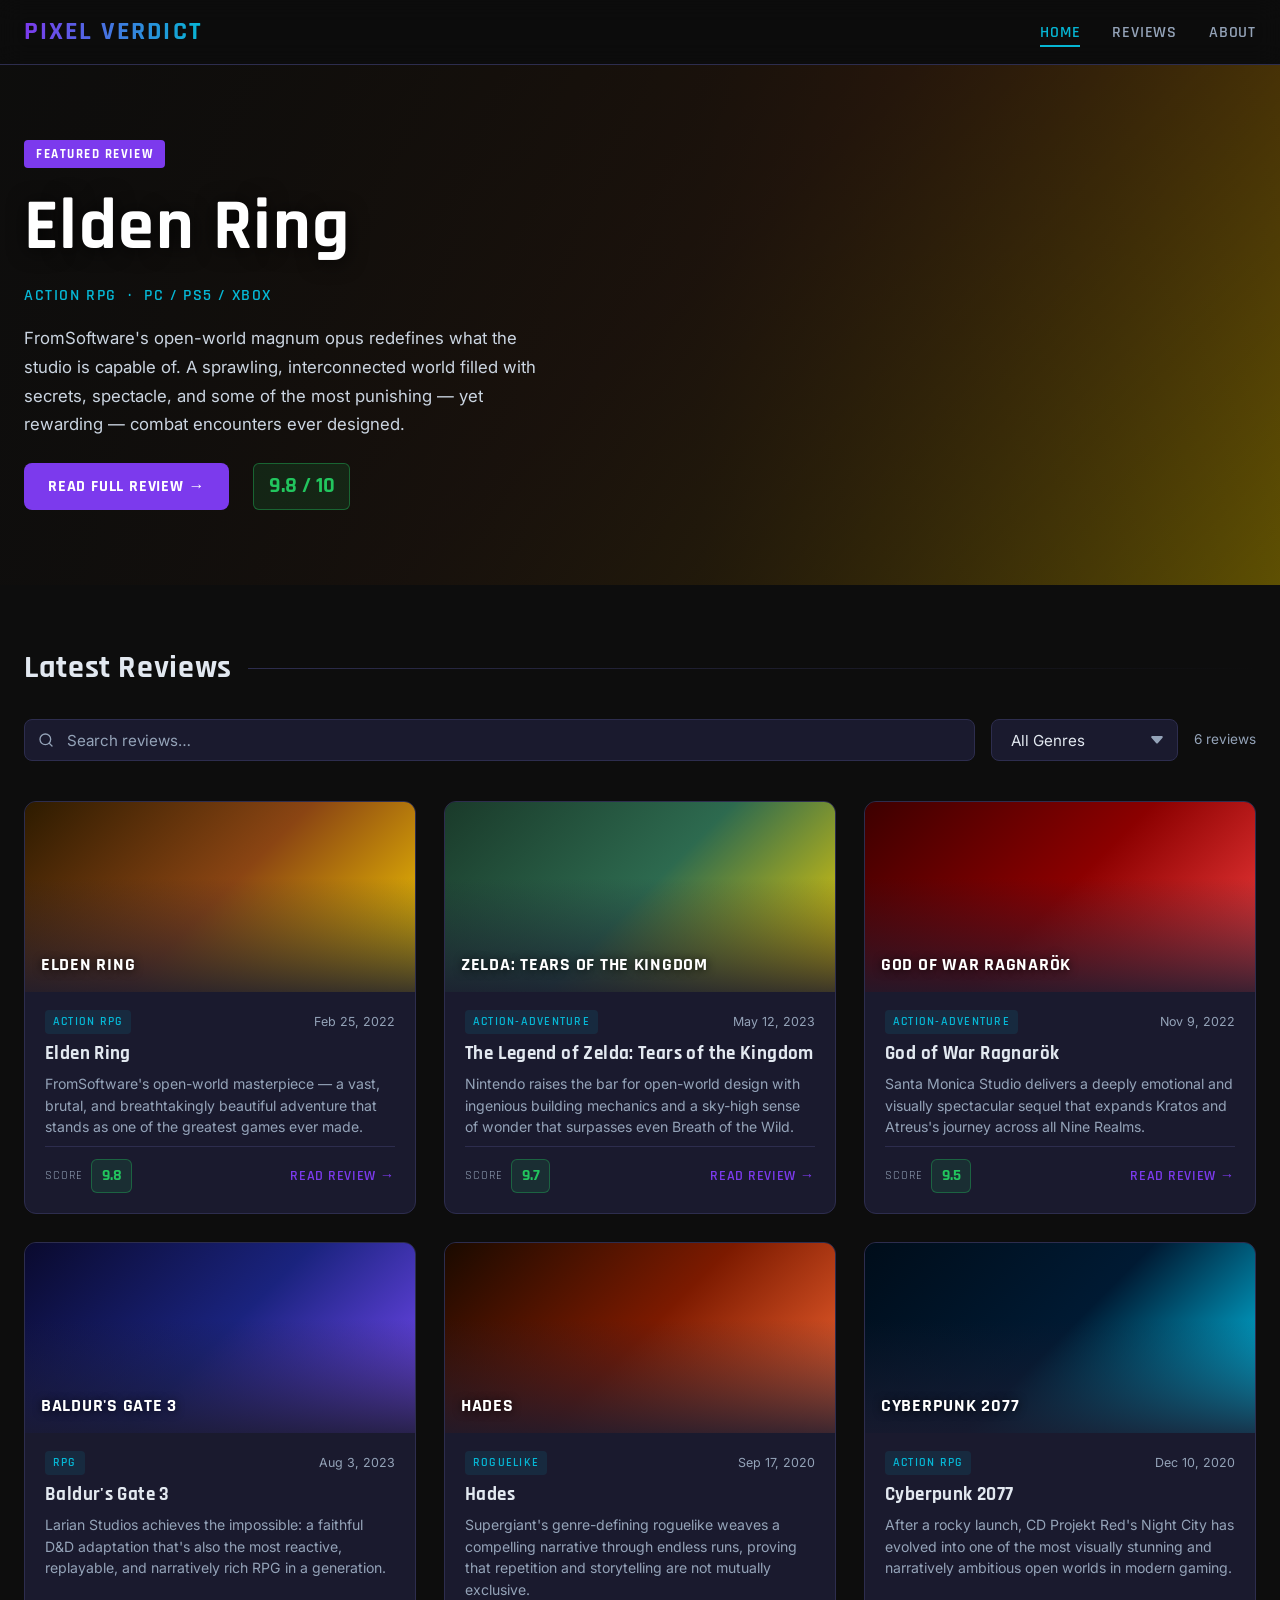
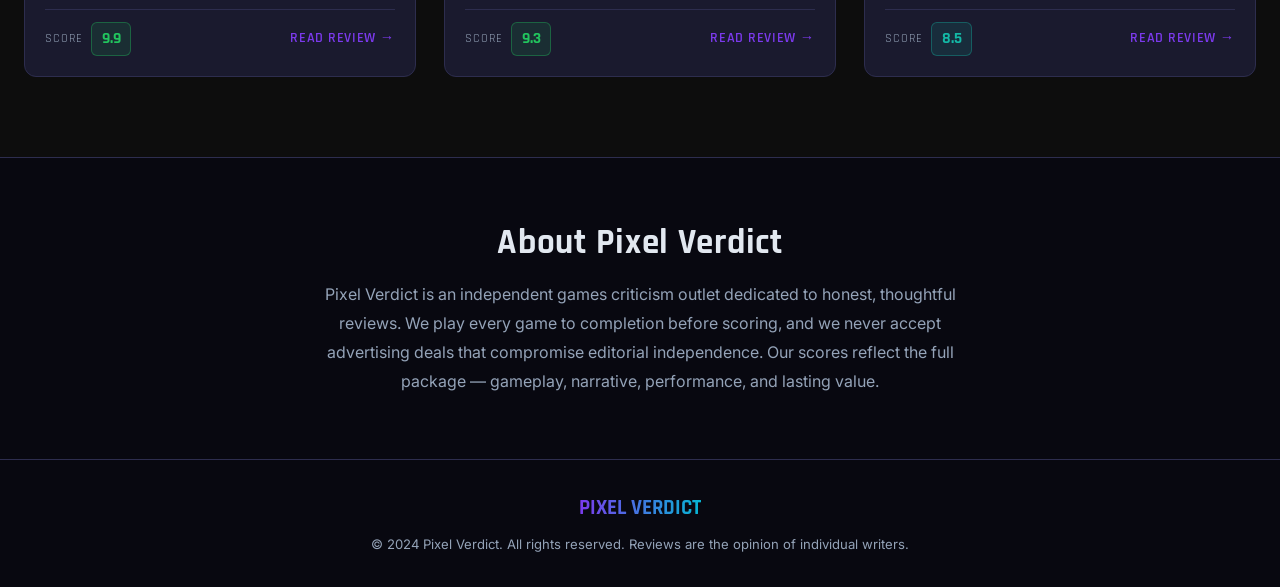
<file: index.html>
<!DOCTYPE html>
<html lang="en">
<head>
  <meta charset="UTF-8" />
  <meta name="viewport" content="width=device-width, initial-scale=1.0" />
  <title>Pixel Verdict — Video Game Reviews</title>
  <meta name="description" content="Honest, in-depth video game reviews from dedicated players. Scores, pros, cons, and detailed analysis for every major release." />
  <link rel="stylesheet" href="styles/main.css" />
</head>
<body>

  <!-- ── Site Header ── -->
  <header class="site-header">
    <div class="container">
      <nav class="nav-inner" aria-label="Main navigation">
        <a href="index.html" class="logo">PIXEL VERDICT</a>
        <ul class="nav-links">
          <li><a href="index.html" class="active">Home</a></li>
          <li><a href="#reviews">Reviews</a></li>
          <li><a href="#about">About</a></li>
        </ul>
      </nav>
    </div>
  </header>

  <!-- ── Hero: Featured Review (Elden Ring) ── -->
  <section class="hero" aria-label="Featured review">
    <div class="hero-bg" aria-hidden="true"></div>
    <div class="hero-overlay" aria-hidden="true"></div>
    <div class="container">
      <div class="hero-content">
        <span class="hero-label">Featured Review</span>
        <h1 class="hero-title">Elden Ring</h1>
        <p class="hero-genre">Action RPG &nbsp;·&nbsp; PC / PS5 / Xbox</p>
        <p class="hero-excerpt">
          FromSoftware's open-world magnum opus redefines what the studio is capable of. A sprawling, interconnected world filled with secrets, spectacle, and some of the most punishing — yet rewarding — combat encounters ever designed.
        </p>
        <div class="hero-actions">
          <a href="reviews/elden-ring.html" class="btn btn-primary">Read Full Review →</a>
          <span class="hero-score-display">9.8 / 10</span>
        </div>
      </div>
    </div>
  </section>

  <!-- ── Main Content ── -->
  <main class="container" id="reviews">

    <!-- Section heading -->
    <div class="section-header">
      <h2>Latest Reviews</h2>
      <span class="section-divider" aria-hidden="true"></span>
    </div>

    <!-- Filters -->
    <div class="controls" role="search">
      <div class="search-wrap">
        <svg width="16" height="16" viewBox="0 0 24 24" fill="none" stroke="currentColor" stroke-width="2" stroke-linecap="round" stroke-linejoin="round" aria-hidden="true">
          <circle cx="11" cy="11" r="8"/><path d="m21 21-4.35-4.35"/>
        </svg>
        <input
          type="search"
          id="search-input"
          placeholder="Search reviews…"
          aria-label="Search game reviews"
          autocomplete="off"
        />
      </div>

      <select id="genre-filter" aria-label="Filter by genre">
        <option value="">All Genres</option>
        <option value="action rpg">Action RPG</option>
        <option value="action-adventure">Action-Adventure</option>
        <option value="rpg">RPG</option>
        <option value="roguelike">Roguelike</option>
      </select>

      <span class="results-count" id="results-count" aria-live="polite"></span>
    </div>

    <!-- Review Cards Grid -->
    <div class="reviews-grid" aria-label="Review cards">

      <!-- 1. Elden Ring -->
      <article class="review-card" data-title="elden ring" data-genre="action rpg">
        <div class="card-cover cover-elden-ring" aria-hidden="true">
          <span class="card-cover-title">ELDEN RING</span>
        </div>
        <div class="card-body">
          <div class="card-meta">
            <span class="card-genre">Action RPG</span>
            <span class="card-date">Feb 25, 2022</span>
          </div>
          <h3 class="card-title">
            <a href="reviews/elden-ring.html">Elden Ring</a>
          </h3>
          <p class="card-excerpt">
            FromSoftware's open-world masterpiece — a vast, brutal, and breathtakingly beautiful adventure that stands as one of the greatest games ever made.
          </p>
          <div class="card-footer">
            <div class="card-score-wrap">
              <span class="card-score-label">Score</span>
              <span class="score-badge" data-score="9.8">9.8</span>
            </div>
            <a href="reviews/elden-ring.html" class="card-link">Read Review →</a>
          </div>
        </div>
      </article>

      <!-- 2. Zelda TotK -->
      <article class="review-card" data-title="the legend of zelda tears of the kingdom zelda totk" data-genre="action-adventure">
        <div class="card-cover cover-zelda-totk" aria-hidden="true">
          <span class="card-cover-title">ZELDA: TEARS OF THE KINGDOM</span>
        </div>
        <div class="card-body">
          <div class="card-meta">
            <span class="card-genre">Action-Adventure</span>
            <span class="card-date">May 12, 2023</span>
          </div>
          <h3 class="card-title">
            <a href="reviews/zelda-totk.html">The Legend of Zelda: Tears of the Kingdom</a>
          </h3>
          <p class="card-excerpt">
            Nintendo raises the bar for open-world design with ingenious building mechanics and a sky-high sense of wonder that surpasses even Breath of the Wild.
          </p>
          <div class="card-footer">
            <div class="card-score-wrap">
              <span class="card-score-label">Score</span>
              <span class="score-badge" data-score="9.7">9.7</span>
            </div>
            <a href="reviews/zelda-totk.html" class="card-link">Read Review →</a>
          </div>
        </div>
      </article>

      <!-- 3. God of War Ragnarök -->
      <article class="review-card" data-title="god of war ragnarok" data-genre="action-adventure">
        <div class="card-cover cover-god-of-war" aria-hidden="true">
          <span class="card-cover-title">GOD OF WAR RAGNARÖK</span>
        </div>
        <div class="card-body">
          <div class="card-meta">
            <span class="card-genre">Action-Adventure</span>
            <span class="card-date">Nov 9, 2022</span>
          </div>
          <h3 class="card-title">
            <a href="reviews/god-of-war-ragnarok.html">God of War Ragnarök</a>
          </h3>
          <p class="card-excerpt">
            Santa Monica Studio delivers a deeply emotional and visually spectacular sequel that expands Kratos and Atreus's journey across all Nine Realms.
          </p>
          <div class="card-footer">
            <div class="card-score-wrap">
              <span class="card-score-label">Score</span>
              <span class="score-badge" data-score="9.5">9.5</span>
            </div>
            <a href="reviews/god-of-war-ragnarok.html" class="card-link">Read Review →</a>
          </div>
        </div>
      </article>

      <!-- 4. Baldur's Gate 3 -->
      <article class="review-card" data-title="baldur's gate 3 baldurs gate" data-genre="rpg">
        <div class="card-cover cover-baldurs-gate" aria-hidden="true">
          <span class="card-cover-title">BALDUR'S GATE 3</span>
        </div>
        <div class="card-body">
          <div class="card-meta">
            <span class="card-genre">RPG</span>
            <span class="card-date">Aug 3, 2023</span>
          </div>
          <h3 class="card-title">
            <a href="reviews/baldurs-gate-3.html">Baldur's Gate 3</a>
          </h3>
          <p class="card-excerpt">
            Larian Studios achieves the impossible: a faithful D&amp;D adaptation that's also the most reactive, replayable, and narratively rich RPG in a generation.
          </p>
          <div class="card-footer">
            <div class="card-score-wrap">
              <span class="card-score-label">Score</span>
              <span class="score-badge" data-score="9.9">9.9</span>
            </div>
            <a href="reviews/baldurs-gate-3.html" class="card-link">Read Review →</a>
          </div>
        </div>
      </article>

      <!-- 5. Hades -->
      <article class="review-card" data-title="hades" data-genre="roguelike">
        <div class="card-cover cover-hades" aria-hidden="true">
          <span class="card-cover-title">HADES</span>
        </div>
        <div class="card-body">
          <div class="card-meta">
            <span class="card-genre">Roguelike</span>
            <span class="card-date">Sep 17, 2020</span>
          </div>
          <h3 class="card-title">
            <a href="reviews/hades.html">Hades</a>
          </h3>
          <p class="card-excerpt">
            Supergiant's genre-defining roguelike weaves a compelling narrative through endless runs, proving that repetition and storytelling are not mutually exclusive.
          </p>
          <div class="card-footer">
            <div class="card-score-wrap">
              <span class="card-score-label">Score</span>
              <span class="score-badge" data-score="9.3">9.3</span>
            </div>
            <a href="reviews/hades.html" class="card-link">Read Review →</a>
          </div>
        </div>
      </article>

      <!-- 6. Cyberpunk 2077 -->
      <article class="review-card" data-title="cyberpunk 2077" data-genre="action rpg">
        <div class="card-cover cover-cyberpunk" aria-hidden="true">
          <span class="card-cover-title">CYBERPUNK 2077</span>
        </div>
        <div class="card-body">
          <div class="card-meta">
            <span class="card-genre">Action RPG</span>
            <span class="card-date">Dec 10, 2020</span>
          </div>
          <h3 class="card-title">
            <a href="reviews/cyberpunk-2077.html">Cyberpunk 2077</a>
          </h3>
          <p class="card-excerpt">
            After a rocky launch, CD Projekt Red's Night City has evolved into one of the most visually stunning and narratively ambitious open worlds in modern gaming.
          </p>
          <div class="card-footer">
            <div class="card-score-wrap">
              <span class="card-score-label">Score</span>
              <span class="score-badge" data-score="8.5">8.5</span>
            </div>
            <a href="reviews/cyberpunk-2077.html" class="card-link">Read Review →</a>
          </div>
        </div>
      </article>

      <!-- No results message -->
      <div class="no-results" role="status">
        <h3>No reviews found</h3>
        <p>Try adjusting your search or filter.</p>
      </div>

    </div><!-- /.reviews-grid -->

  </main>

  <!-- ── About Section ── -->
  <section id="about" style="border-top: 1px solid var(--border); padding: 4rem 0; background: #080810;">
    <div class="container" style="max-width: 700px; text-align: center;">
      <h2 style="font-size: clamp(1.5rem, 3vw, 2.2rem); margin-bottom: 1rem;">About Pixel Verdict</h2>
      <p style="color: var(--text-muted); font-size: 1rem; line-height: 1.8;">
        Pixel Verdict is an independent games criticism outlet dedicated to honest, thoughtful reviews. We play every game to completion before scoring, and we never accept advertising deals that compromise editorial independence. Our scores reflect the full package — gameplay, narrative, performance, and lasting value.
      </p>
    </div>
  </section>

  <!-- ── Footer ── -->
  <footer class="site-footer">
    <div class="container">
      <div class="footer-inner">
        <div class="footer-logo">PIXEL VERDICT</div>
        <p class="footer-copy">&copy; 2024 Pixel Verdict. All rights reserved. Reviews are the opinion of individual writers.</p>
      </div>
    </div>
  </footer>

  <script src="js/main.js"></script>
</body>
</html>
</file>
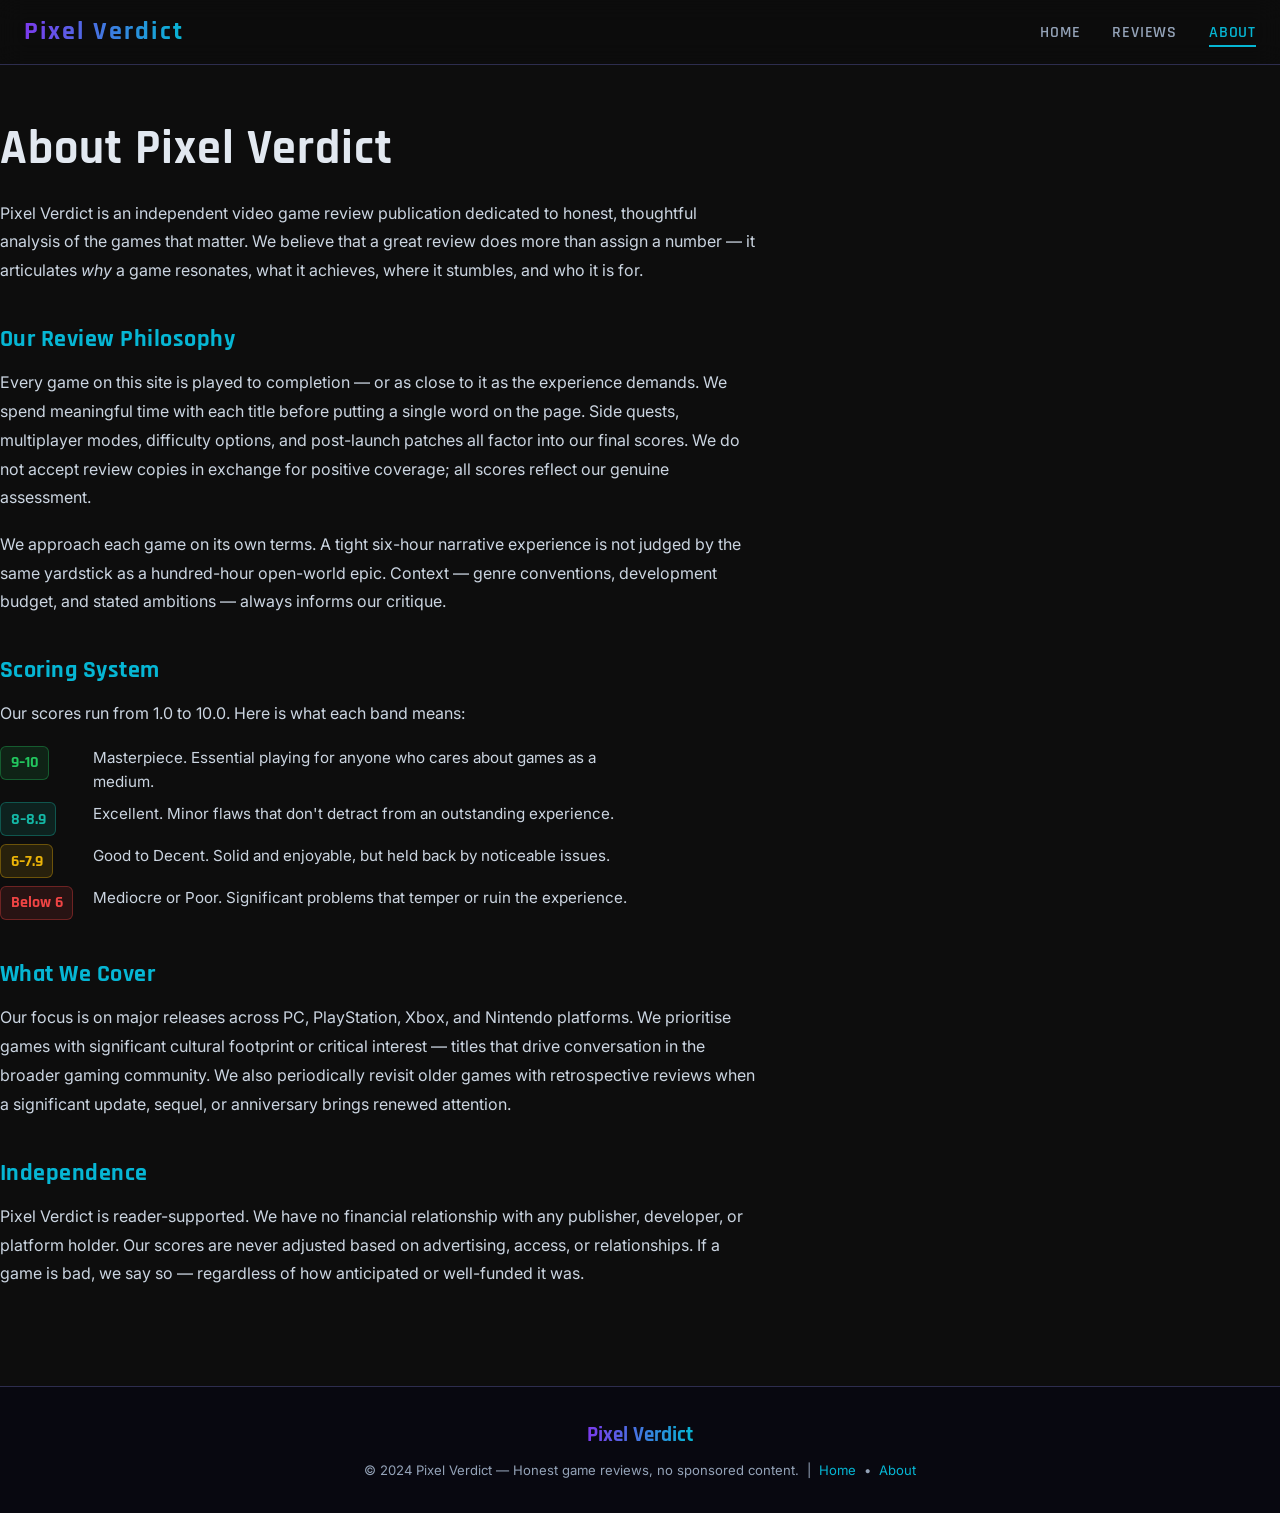
<file: about.html>
<!DOCTYPE html>
<html lang="en">
<head>
  <meta charset="UTF-8" />
  <meta name="viewport" content="width=device-width, initial-scale=1.0" />
  <title>About — Pixel Verdict</title>
  <meta name="description" content="Learn about Pixel Verdict, our review process, and our scoring system." />
  <link rel="stylesheet" href="styles/main.css" />
  <style>
    .about-page { padding: 3.5rem 0 5rem; }
    .about-page h1 { font-size: clamp(2rem, 5vw, 3rem); margin-bottom: 1.25rem; color: var(--text); }
    .about-page h2 { font-size: 1.5rem; color: var(--accent-cyan); margin: 2.5rem 0 0.9rem; }
    .about-page p  { color: #cbd5e1; line-height: 1.8; margin-bottom: 1.1rem; font-size: 1rem; max-width: 760px; }
    .about-page ul { list-style: disc; padding-left: 1.5rem; color: #cbd5e1; font-size: 1rem; line-height: 1.9; max-width: 720px; }
    .about-page li { margin-bottom: 0.3rem; }
    .score-key { display: grid; grid-template-columns: auto 1fr; gap: 0.5rem 1.25rem; max-width: 640px; margin-top: 0.5rem; }
    .score-key dt { font-family: 'Rajdhani', sans-serif; font-weight: 700; font-size: 0.95rem; }
    .score-key dd { color: #cbd5e1; font-size: 0.95rem; margin: 0; }
  </style>
</head>
<body>

  <header class="site-header">
    <nav class="container nav-inner">
      <a href="index.html" class="logo">Pixel Verdict</a>
      <ul class="nav-links">
        <li><a href="index.html">Home</a></li>
        <li><a href="index.html#reviews">Reviews</a></li>
        <li><a href="about.html" class="active">About</a></li>
      </ul>
    </nav>
  </header>

  <main>
    <div class="container about-page">
      <h1>About Pixel Verdict</h1>

      <p>
        Pixel Verdict is an independent video game review publication dedicated to honest, thoughtful
        analysis of the games that matter. We believe that a great review does more than assign a
        number — it articulates <em>why</em> a game resonates, what it achieves, where it stumbles,
        and who it is for.
      </p>

      <h2>Our Review Philosophy</h2>
      <p>
        Every game on this site is played to completion — or as close to it as the experience demands.
        We spend meaningful time with each title before putting a single word on the page. Side quests,
        multiplayer modes, difficulty options, and post-launch patches all factor into our final scores.
        We do not accept review copies in exchange for positive coverage; all scores reflect our genuine
        assessment.
      </p>
      <p>
        We approach each game on its own terms. A tight six-hour narrative experience is not judged by
        the same yardstick as a hundred-hour open-world epic. Context — genre conventions, development
        budget, and stated ambitions — always informs our critique.
      </p>

      <h2>Scoring System</h2>
      <p>Our scores run from 1.0 to 10.0. Here is what each band means:</p>
      <dl class="score-key">
        <dt><span class="score-badge score-green">9–10</span></dt>
        <dd>Masterpiece. Essential playing for anyone who cares about games as a medium.</dd>
        <dt><span class="score-badge score-teal">8–8.9</span></dt>
        <dd>Excellent. Minor flaws that don't detract from an outstanding experience.</dd>
        <dt><span class="score-badge score-yellow">6–7.9</span></dt>
        <dd>Good to Decent. Solid and enjoyable, but held back by noticeable issues.</dd>
        <dt><span class="score-badge score-red">Below 6</span></dt>
        <dd>Mediocre or Poor. Significant problems that temper or ruin the experience.</dd>
      </dl>

      <h2>What We Cover</h2>
      <p>
        Our focus is on major releases across PC, PlayStation, Xbox, and Nintendo platforms. We
        prioritise games with significant cultural footprint or critical interest — titles that drive
        conversation in the broader gaming community. We also periodically revisit older games with
        retrospective reviews when a significant update, sequel, or anniversary brings renewed attention.
      </p>

      <h2>Independence</h2>
      <p>
        Pixel Verdict is reader-supported. We have no financial relationship with any publisher,
        developer, or platform holder. Our scores are never adjusted based on advertising, access,
        or relationships. If a game is bad, we say so — regardless of how anticipated or well-funded it was.
      </p>
    </div>
  </main>

  <footer class="site-footer">
    <div class="footer-inner">
      <a href="index.html" class="footer-logo">Pixel Verdict</a>
      <p class="footer-copy">
        &copy; 2024 Pixel Verdict &mdash; Honest game reviews, no sponsored content.
        &nbsp;|&nbsp;
        <a href="index.html">Home</a> &nbsp;&bull;&nbsp;
        <a href="about.html">About</a>
      </p>
    </div>
  </footer>

  <script src="js/main.js"></script>
</body>
</html>
</file>
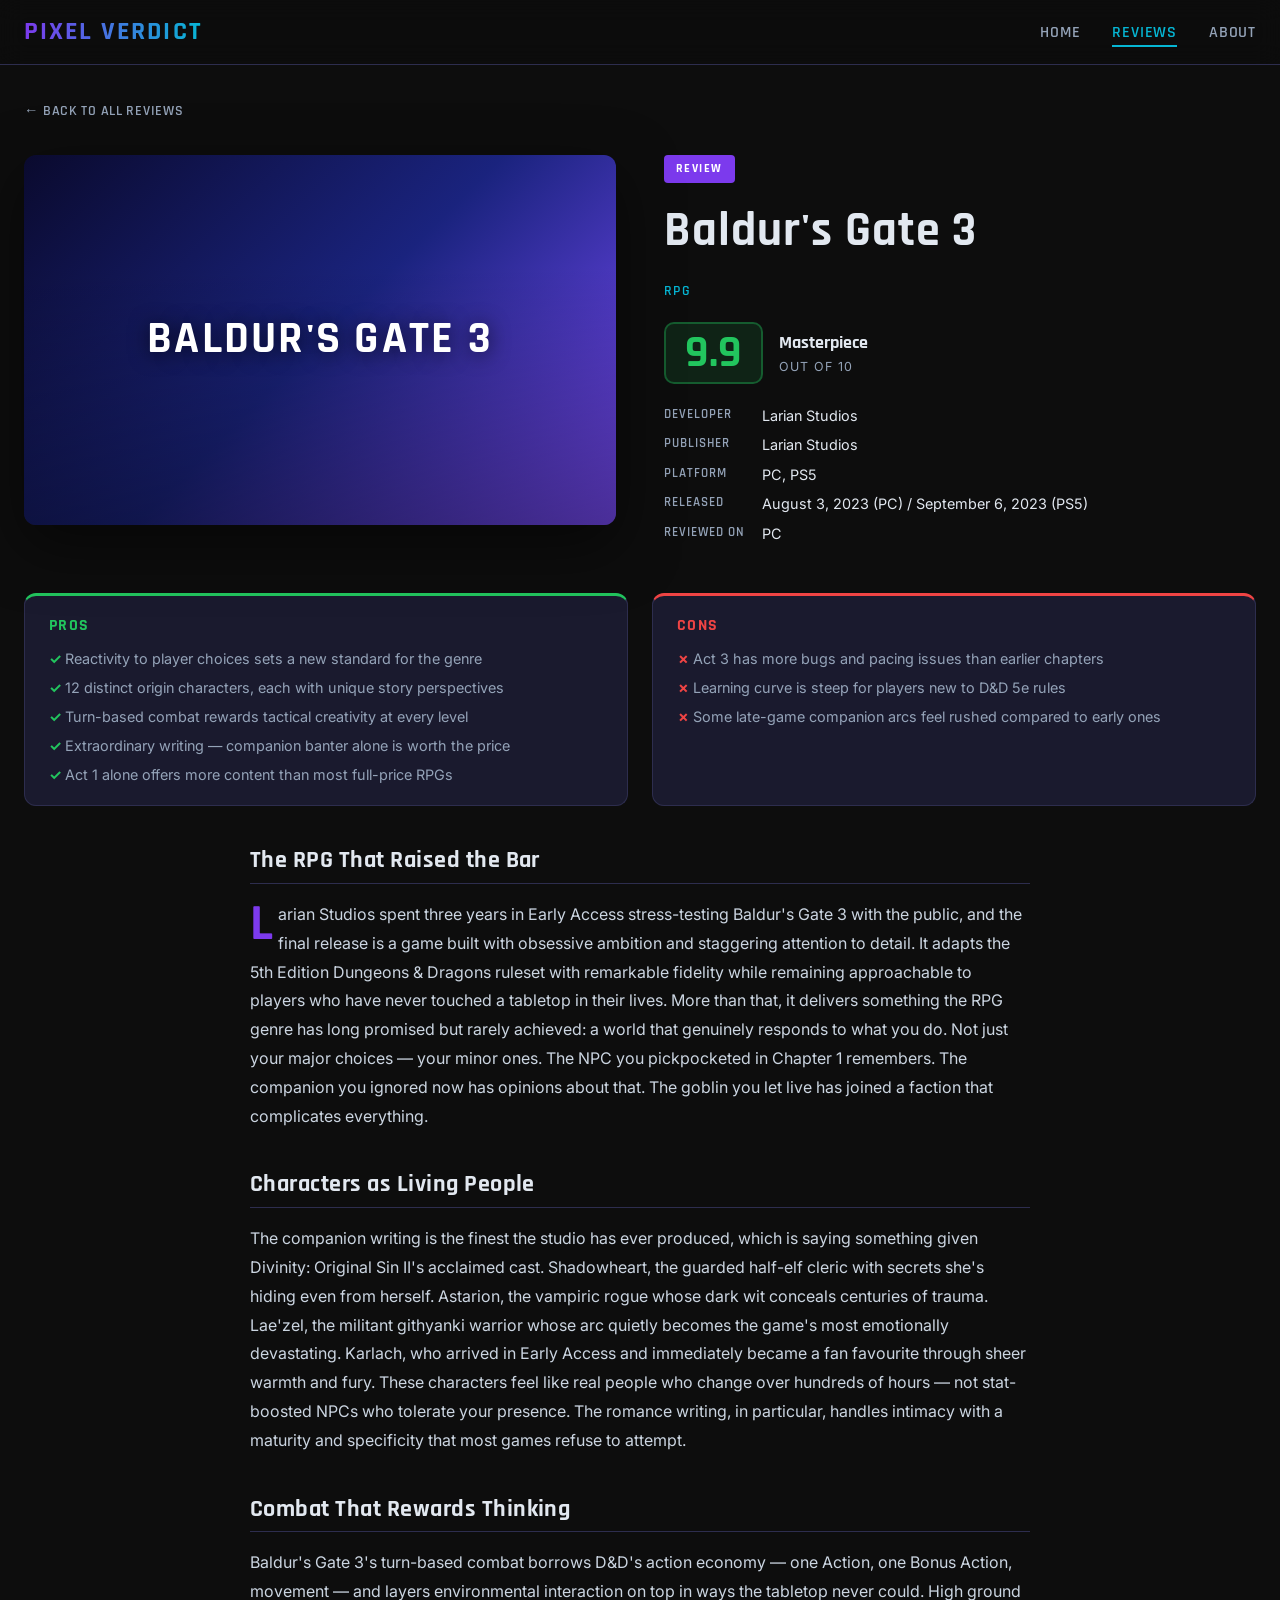
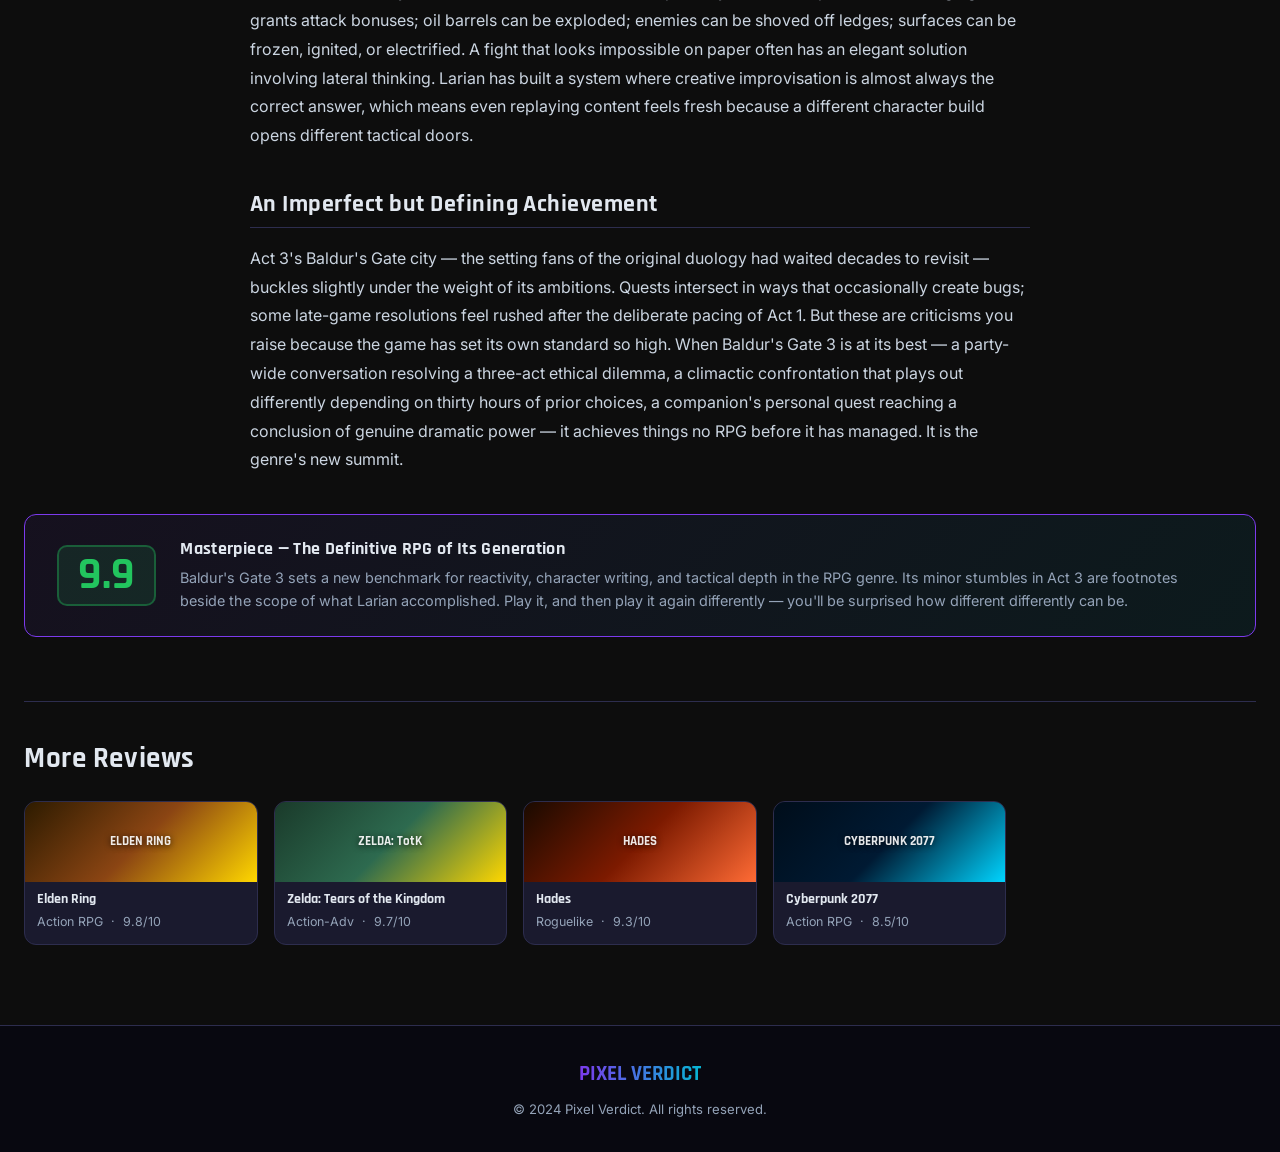
<file: reviews/baldurs-gate-3.html>
<!DOCTYPE html>
<html lang="en">
<head>
  <meta charset="UTF-8" />
  <meta name="viewport" content="width=device-width, initial-scale=1.0" />
  <title>Baldur's Gate 3 Review — Pixel Verdict</title>
  <meta name="description" content="Baldur's Gate 3 review — Larian Studios' generation-defining RPG scores 9.9/10. The most reactive, replayable RPG ever made." />
  <link rel="stylesheet" href="../styles/main.css" />
</head>
<body>

  <header class="site-header">
    <div class="container">
      <nav class="nav-inner" aria-label="Main navigation">
        <a href="../index.html" class="logo">PIXEL VERDICT</a>
        <ul class="nav-links">
          <li><a href="../index.html">Home</a></li>
          <li><a href="../index.html#reviews" class="active">Reviews</a></li>
          <li><a href="../index.html#about">About</a></li>
        </ul>
      </nav>
    </div>
  </header>

  <main class="container review-page">
    <a href="../index.html" class="review-back">← Back to All Reviews</a>

    <div class="review-hero">
      <div class="review-cover-art cover-baldurs-gate">
        <span class="cover-title-text">BALDUR'S GATE 3</span>
      </div>

      <div class="review-info">
        <span class="review-label">Review</span>
        <h1 class="review-title-main">Baldur's Gate 3</h1>
        <p class="review-genre-tag">RPG</p>

        <div class="review-score-row">
          <span class="score-badge large" data-score="9.9">9.9</span>
          <div class="review-score-text">
            <span style="font-family:'Rajdhani',sans-serif; font-size:1.1rem; font-weight:700; color:var(--text);">Masterpiece</span>
            <span class="review-score-label">out of 10</span>
          </div>
        </div>

        <div class="review-meta-table">
          <span class="meta-key">Developer</span>   <span class="meta-val">Larian Studios</span>
          <span class="meta-key">Publisher</span>   <span class="meta-val">Larian Studios</span>
          <span class="meta-key">Platform</span>    <span class="meta-val">PC, PS5</span>
          <span class="meta-key">Released</span>    <span class="meta-val">August 3, 2023 (PC) / September 6, 2023 (PS5)</span>
          <span class="meta-key">Reviewed On</span> <span class="meta-val">PC</span>
        </div>
      </div>
    </div>

    <div class="pros-cons">
      <div class="pros-box">
        <h3>Pros</h3>
        <ul>
          <li>Reactivity to player choices sets a new standard for the genre</li>
          <li>12 distinct origin characters, each with unique story perspectives</li>
          <li>Turn-based combat rewards tactical creativity at every level</li>
          <li>Extraordinary writing — companion banter alone is worth the price</li>
          <li>Act 1 alone offers more content than most full-price RPGs</li>
        </ul>
      </div>
      <div class="cons-box">
        <h3>Cons</h3>
        <ul>
          <li>Act 3 has more bugs and pacing issues than earlier chapters</li>
          <li>Learning curve is steep for players new to D&amp;D 5e rules</li>
          <li>Some late-game companion arcs feel rushed compared to early ones</li>
        </ul>
      </div>
    </div>

    <div class="review-body">
      <h2>The RPG That Raised the Bar</h2>
      <p>
        Larian Studios spent three years in Early Access stress-testing Baldur's Gate 3 with the public, and the final release is a game built with obsessive ambition and staggering attention to detail. It adapts the 5th Edition Dungeons &amp; Dragons ruleset with remarkable fidelity while remaining approachable to players who have never touched a tabletop in their lives. More than that, it delivers something the RPG genre has long promised but rarely achieved: a world that genuinely responds to what you do. Not just your major choices — your minor ones. The NPC you pickpocketed in Chapter 1 remembers. The companion you ignored now has opinions about that. The goblin you let live has joined a faction that complicates everything.
      </p>

      <h2>Characters as Living People</h2>
      <p>
        The companion writing is the finest the studio has ever produced, which is saying something given Divinity: Original Sin II's acclaimed cast. Shadowheart, the guarded half-elf cleric with secrets she's hiding even from herself. Astarion, the vampiric rogue whose dark wit conceals centuries of trauma. Lae'zel, the militant githyanki warrior whose arc quietly becomes the game's most emotionally devastating. Karlach, who arrived in Early Access and immediately became a fan favourite through sheer warmth and fury. These characters feel like real people who change over hundreds of hours — not stat-boosted NPCs who tolerate your presence. The romance writing, in particular, handles intimacy with a maturity and specificity that most games refuse to attempt.
      </p>

      <h2>Combat That Rewards Thinking</h2>
      <p>
        Baldur's Gate 3's turn-based combat borrows D&amp;D's action economy — one Action, one Bonus Action, movement — and layers environmental interaction on top in ways the tabletop never could. High ground grants attack bonuses; oil barrels can be exploded; enemies can be shoved off ledges; surfaces can be frozen, ignited, or electrified. A fight that looks impossible on paper often has an elegant solution involving lateral thinking. Larian has built a system where creative improvisation is almost always the correct answer, which means even replaying content feels fresh because a different character build opens different tactical doors.
      </p>

      <h2>An Imperfect but Defining Achievement</h2>
      <p>
        Act 3's Baldur's Gate city — the setting fans of the original duology had waited decades to revisit — buckles slightly under the weight of its ambitions. Quests intersect in ways that occasionally create bugs; some late-game resolutions feel rushed after the deliberate pacing of Act 1. But these are criticisms you raise because the game has set its own standard so high. When Baldur's Gate 3 is at its best — a party-wide conversation resolving a three-act ethical dilemma, a climactic confrontation that plays out differently depending on thirty hours of prior choices, a companion's personal quest reaching a conclusion of genuine dramatic power — it achieves things no RPG before it has managed. It is the genre's new summit.
      </p>
    </div>

    <div class="verdict-box">
      <div class="verdict-score">
        <span class="score-badge large" data-score="9.9">9.9</span>
      </div>
      <div class="verdict-text">
        <h3>Masterpiece — The Definitive RPG of Its Generation</h3>
        <p>Baldur's Gate 3 sets a new benchmark for reactivity, character writing, and tactical depth in the RPG genre. Its minor stumbles in Act 3 are footnotes beside the scope of what Larian accomplished. Play it, and then play it again differently — you'll be surprised how different differently can be.</p>
      </div>
    </div>

    <section class="related-section">
      <h2>More Reviews</h2>
      <div class="related-grid">
        <a href="elden-ring.html" class="related-card">
          <div class="related-cover cover-elden-ring"><span>ELDEN RING</span></div>
          <div class="related-info">
            <div class="related-title">Elden Ring</div>
            <div class="related-score">Action RPG &nbsp;·&nbsp; 9.8/10</div>
          </div>
        </a>
        <a href="zelda-totk.html" class="related-card">
          <div class="related-cover cover-zelda-totk"><span>ZELDA: TotK</span></div>
          <div class="related-info">
            <div class="related-title">Zelda: Tears of the Kingdom</div>
            <div class="related-score">Action-Adv &nbsp;·&nbsp; 9.7/10</div>
          </div>
        </a>
        <a href="hades.html" class="related-card">
          <div class="related-cover cover-hades"><span>HADES</span></div>
          <div class="related-info">
            <div class="related-title">Hades</div>
            <div class="related-score">Roguelike &nbsp;·&nbsp; 9.3/10</div>
          </div>
        </a>
        <a href="cyberpunk-2077.html" class="related-card">
          <div class="related-cover cover-cyberpunk"><span>CYBERPUNK 2077</span></div>
          <div class="related-info">
            <div class="related-title">Cyberpunk 2077</div>
            <div class="related-score">Action RPG &nbsp;·&nbsp; 8.5/10</div>
          </div>
        </a>
      </div>
    </section>
  </main>

  <footer class="site-footer">
    <div class="container">
      <div class="footer-inner">
        <div class="footer-logo">PIXEL VERDICT</div>
        <p class="footer-copy">&copy; 2024 Pixel Verdict. All rights reserved.</p>
      </div>
    </div>
  </footer>

  <script src="../js/main.js"></script>
</body>
</html>
</file>
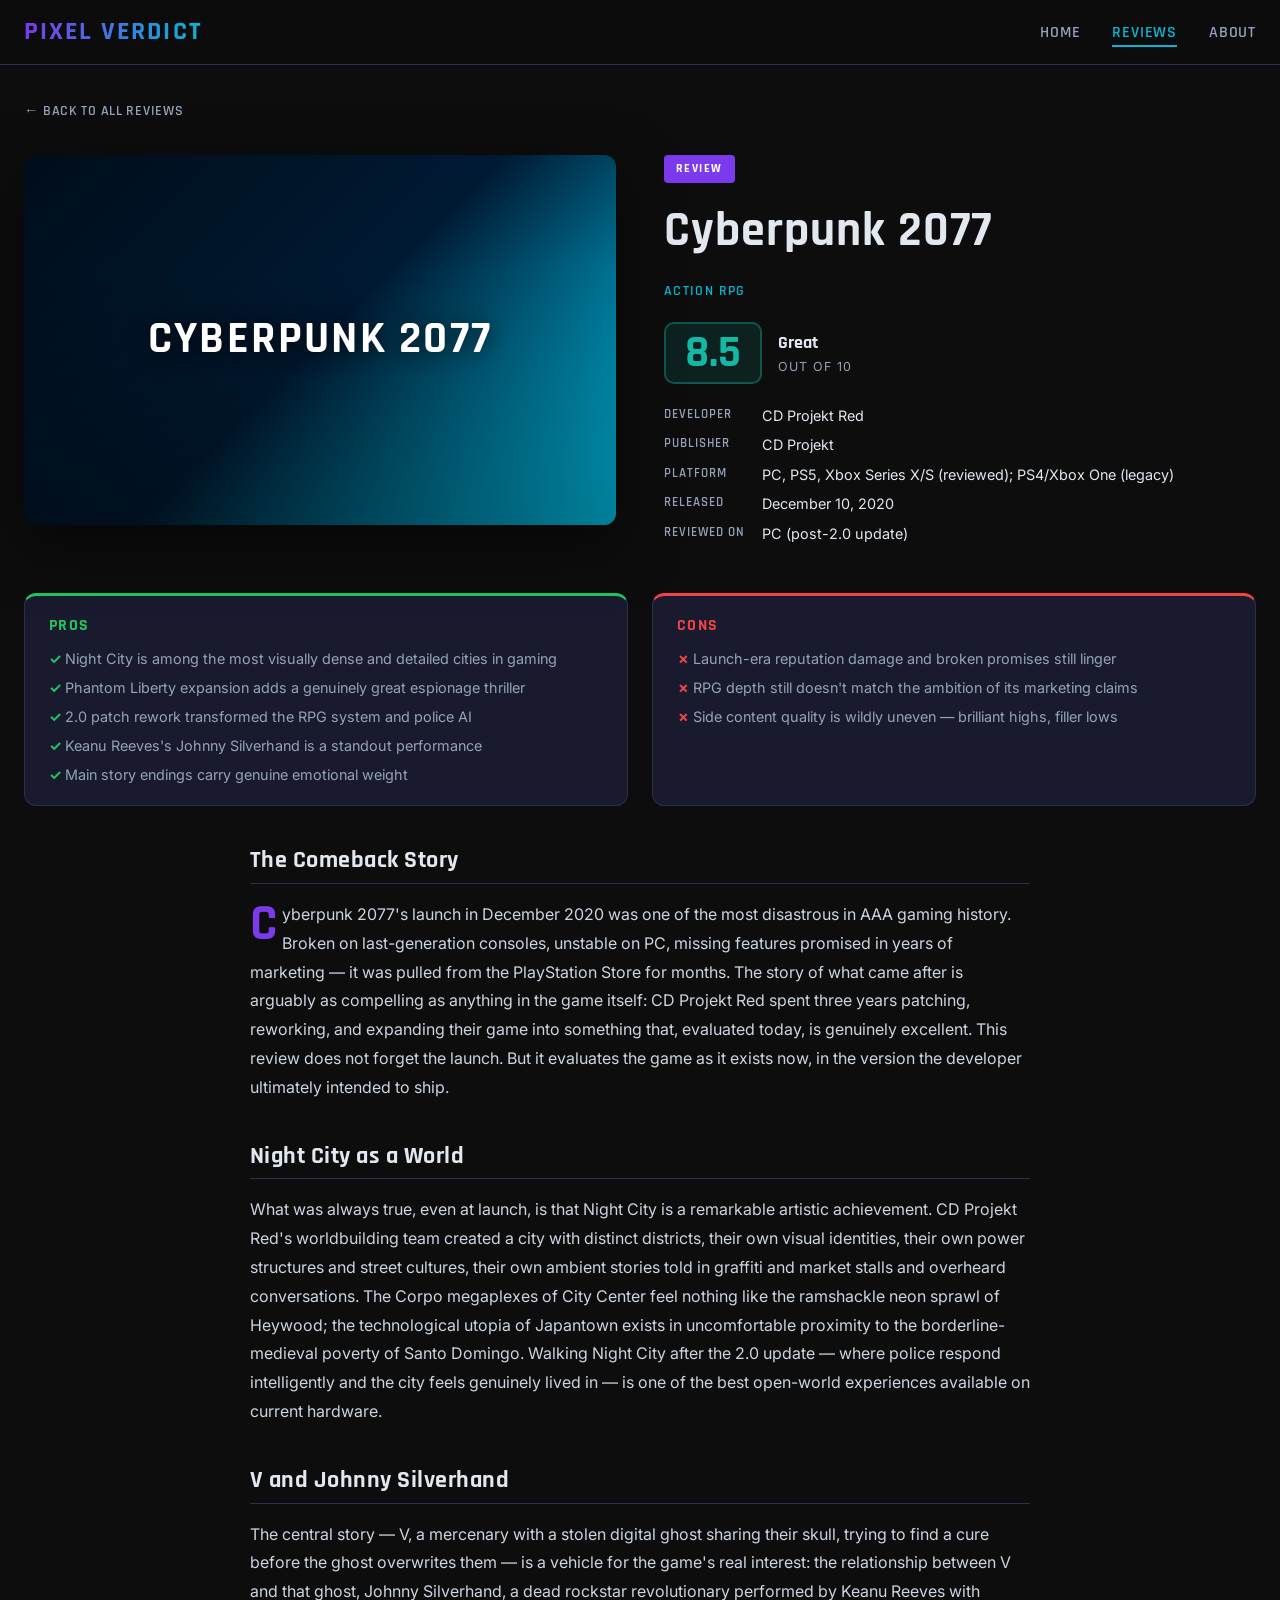
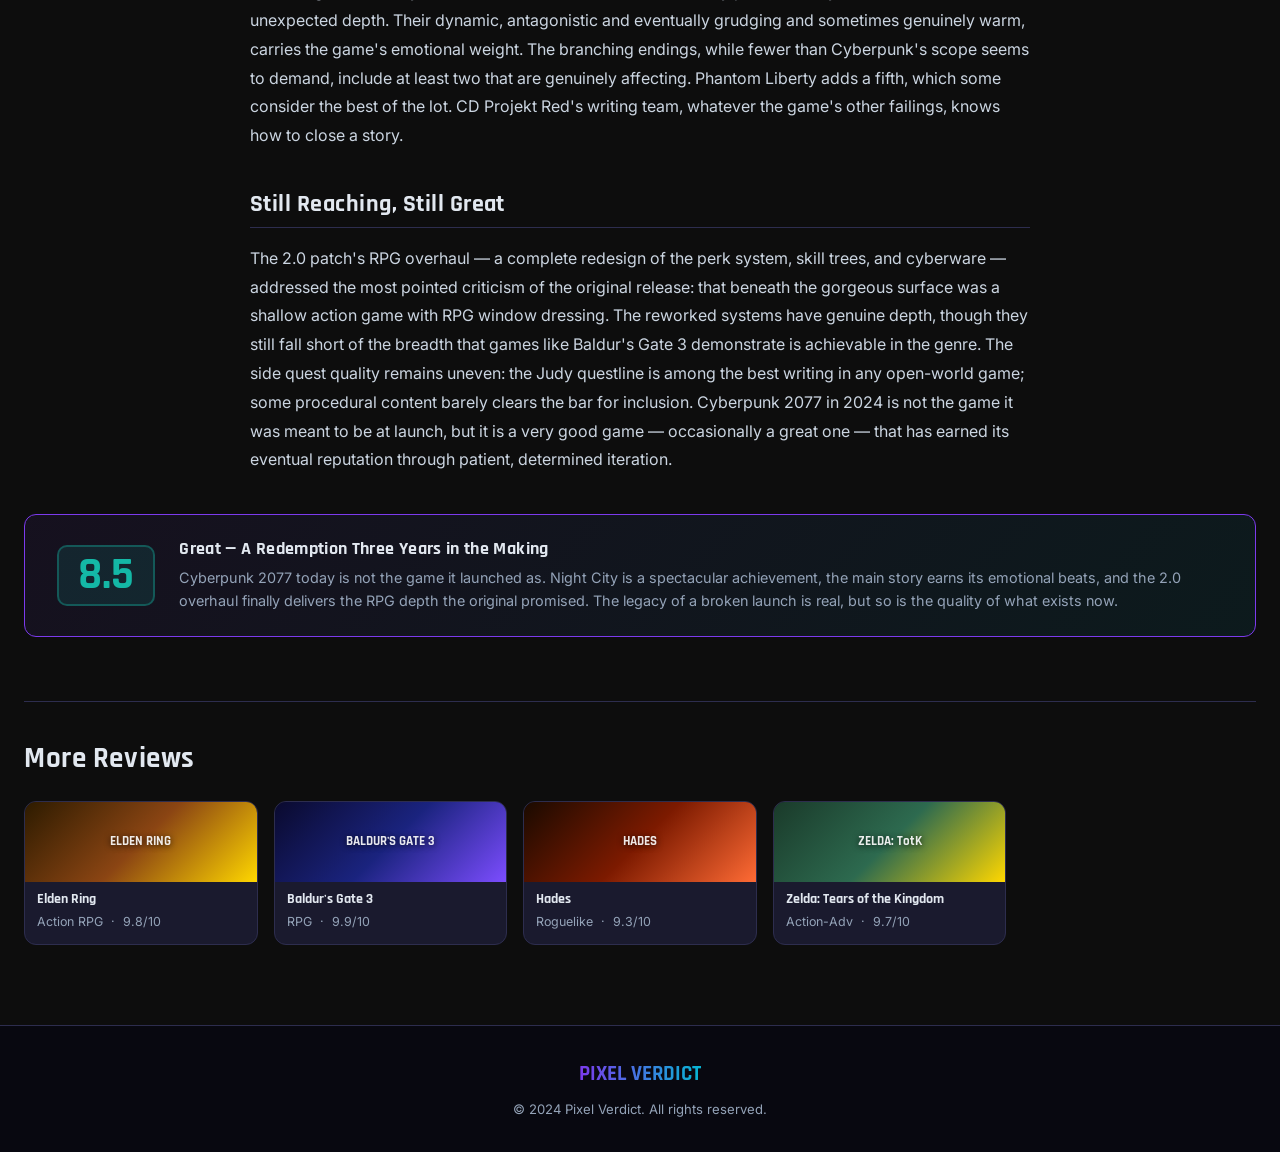
<file: reviews/cyberpunk-2077.html>
<!DOCTYPE html>
<html lang="en">
<head>
  <meta charset="UTF-8" />
  <meta name="viewport" content="width=device-width, initial-scale=1.0" />
  <title>Cyberpunk 2077 Review — Pixel Verdict</title>
  <meta name="description" content="Cyberpunk 2077 review — CD Projekt Red's Night City epic scores 8.5/10. A stunning redemption arc for one of gaming's most controversial launches." />
  <link rel="stylesheet" href="../styles/main.css" />
</head>
<body>

  <header class="site-header">
    <div class="container">
      <nav class="nav-inner" aria-label="Main navigation">
        <a href="../index.html" class="logo">PIXEL VERDICT</a>
        <ul class="nav-links">
          <li><a href="../index.html">Home</a></li>
          <li><a href="../index.html#reviews" class="active">Reviews</a></li>
          <li><a href="../index.html#about">About</a></li>
        </ul>
      </nav>
    </div>
  </header>

  <main class="container review-page">
    <a href="../index.html" class="review-back">← Back to All Reviews</a>

    <div class="review-hero">
      <div class="review-cover-art cover-cyberpunk">
        <span class="cover-title-text">CYBERPUNK 2077</span>
      </div>

      <div class="review-info">
        <span class="review-label">Review</span>
        <h1 class="review-title-main">Cyberpunk 2077</h1>
        <p class="review-genre-tag">Action RPG</p>

        <div class="review-score-row">
          <span class="score-badge large" data-score="8.5">8.5</span>
          <div class="review-score-text">
            <span style="font-family:'Rajdhani',sans-serif; font-size:1.1rem; font-weight:700; color:var(--text);">Great</span>
            <span class="review-score-label">out of 10</span>
          </div>
        </div>

        <div class="review-meta-table">
          <span class="meta-key">Developer</span>   <span class="meta-val">CD Projekt Red</span>
          <span class="meta-key">Publisher</span>   <span class="meta-val">CD Projekt</span>
          <span class="meta-key">Platform</span>    <span class="meta-val">PC, PS5, Xbox Series X/S (reviewed); PS4/Xbox One (legacy)</span>
          <span class="meta-key">Released</span>    <span class="meta-val">December 10, 2020</span>
          <span class="meta-key">Reviewed On</span> <span class="meta-val">PC (post-2.0 update)</span>
        </div>
      </div>
    </div>

    <div class="pros-cons">
      <div class="pros-box">
        <h3>Pros</h3>
        <ul>
          <li>Night City is among the most visually dense and detailed cities in gaming</li>
          <li>Phantom Liberty expansion adds a genuinely great espionage thriller</li>
          <li>2.0 patch rework transformed the RPG system and police AI</li>
          <li>Keanu Reeves's Johnny Silverhand is a standout performance</li>
          <li>Main story endings carry genuine emotional weight</li>
        </ul>
      </div>
      <div class="cons-box">
        <h3>Cons</h3>
        <ul>
          <li>Launch-era reputation damage and broken promises still linger</li>
          <li>RPG depth still doesn't match the ambition of its marketing claims</li>
          <li>Side content quality is wildly uneven — brilliant highs, filler lows</li>
        </ul>
      </div>
    </div>

    <div class="review-body">
      <h2>The Comeback Story</h2>
      <p>
        Cyberpunk 2077's launch in December 2020 was one of the most disastrous in AAA gaming history. Broken on last-generation consoles, unstable on PC, missing features promised in years of marketing — it was pulled from the PlayStation Store for months. The story of what came after is arguably as compelling as anything in the game itself: CD Projekt Red spent three years patching, reworking, and expanding their game into something that, evaluated today, is genuinely excellent. This review does not forget the launch. But it evaluates the game as it exists now, in the version the developer ultimately intended to ship.
      </p>

      <h2>Night City as a World</h2>
      <p>
        What was always true, even at launch, is that Night City is a remarkable artistic achievement. CD Projekt Red's worldbuilding team created a city with distinct districts, their own visual identities, their own power structures and street cultures, their own ambient stories told in graffiti and market stalls and overheard conversations. The Corpo megaplexes of City Center feel nothing like the ramshackle neon sprawl of Heywood; the technological utopia of Japantown exists in uncomfortable proximity to the borderline-medieval poverty of Santo Domingo. Walking Night City after the 2.0 update — where police respond intelligently and the city feels genuinely lived in — is one of the best open-world experiences available on current hardware.
      </p>

      <h2>V and Johnny Silverhand</h2>
      <p>
        The central story — V, a mercenary with a stolen digital ghost sharing their skull, trying to find a cure before the ghost overwrites them — is a vehicle for the game's real interest: the relationship between V and that ghost, Johnny Silverhand, a dead rockstar revolutionary performed by Keanu Reeves with unexpected depth. Their dynamic, antagonistic and eventually grudging and sometimes genuinely warm, carries the game's emotional weight. The branching endings, while fewer than Cyberpunk's scope seems to demand, include at least two that are genuinely affecting. Phantom Liberty adds a fifth, which some consider the best of the lot. CD Projekt Red's writing team, whatever the game's other failings, knows how to close a story.
      </p>

      <h2>Still Reaching, Still Great</h2>
      <p>
        The 2.0 patch's RPG overhaul — a complete redesign of the perk system, skill trees, and cyberware — addressed the most pointed criticism of the original release: that beneath the gorgeous surface was a shallow action game with RPG window dressing. The reworked systems have genuine depth, though they still fall short of the breadth that games like Baldur's Gate 3 demonstrate is achievable in the genre. The side quest quality remains uneven: the Judy questline is among the best writing in any open-world game; some procedural content barely clears the bar for inclusion. Cyberpunk 2077 in 2024 is not the game it was meant to be at launch, but it is a very good game — occasionally a great one — that has earned its eventual reputation through patient, determined iteration.
      </p>
    </div>

    <div class="verdict-box">
      <div class="verdict-score">
        <span class="score-badge large" data-score="8.5">8.5</span>
      </div>
      <div class="verdict-text">
        <h3>Great — A Redemption Three Years in the Making</h3>
        <p>Cyberpunk 2077 today is not the game it launched as. Night City is a spectacular achievement, the main story earns its emotional beats, and the 2.0 overhaul finally delivers the RPG depth the original promised. The legacy of a broken launch is real, but so is the quality of what exists now.</p>
      </div>
    </div>

    <section class="related-section">
      <h2>More Reviews</h2>
      <div class="related-grid">
        <a href="elden-ring.html" class="related-card">
          <div class="related-cover cover-elden-ring"><span>ELDEN RING</span></div>
          <div class="related-info">
            <div class="related-title">Elden Ring</div>
            <div class="related-score">Action RPG &nbsp;·&nbsp; 9.8/10</div>
          </div>
        </a>
        <a href="baldurs-gate-3.html" class="related-card">
          <div class="related-cover cover-baldurs-gate"><span>BALDUR'S GATE 3</span></div>
          <div class="related-info">
            <div class="related-title">Baldur's Gate 3</div>
            <div class="related-score">RPG &nbsp;·&nbsp; 9.9/10</div>
          </div>
        </a>
        <a href="hades.html" class="related-card">
          <div class="related-cover cover-hades"><span>HADES</span></div>
          <div class="related-info">
            <div class="related-title">Hades</div>
            <div class="related-score">Roguelike &nbsp;·&nbsp; 9.3/10</div>
          </div>
        </a>
        <a href="zelda-totk.html" class="related-card">
          <div class="related-cover cover-zelda-totk"><span>ZELDA: TotK</span></div>
          <div class="related-info">
            <div class="related-title">Zelda: Tears of the Kingdom</div>
            <div class="related-score">Action-Adv &nbsp;·&nbsp; 9.7/10</div>
          </div>
        </a>
      </div>
    </section>
  </main>

  <footer class="site-footer">
    <div class="container">
      <div class="footer-inner">
        <div class="footer-logo">PIXEL VERDICT</div>
        <p class="footer-copy">&copy; 2024 Pixel Verdict. All rights reserved.</p>
      </div>
    </div>
  </footer>

  <script src="../js/main.js"></script>
</body>
</html>
</file>
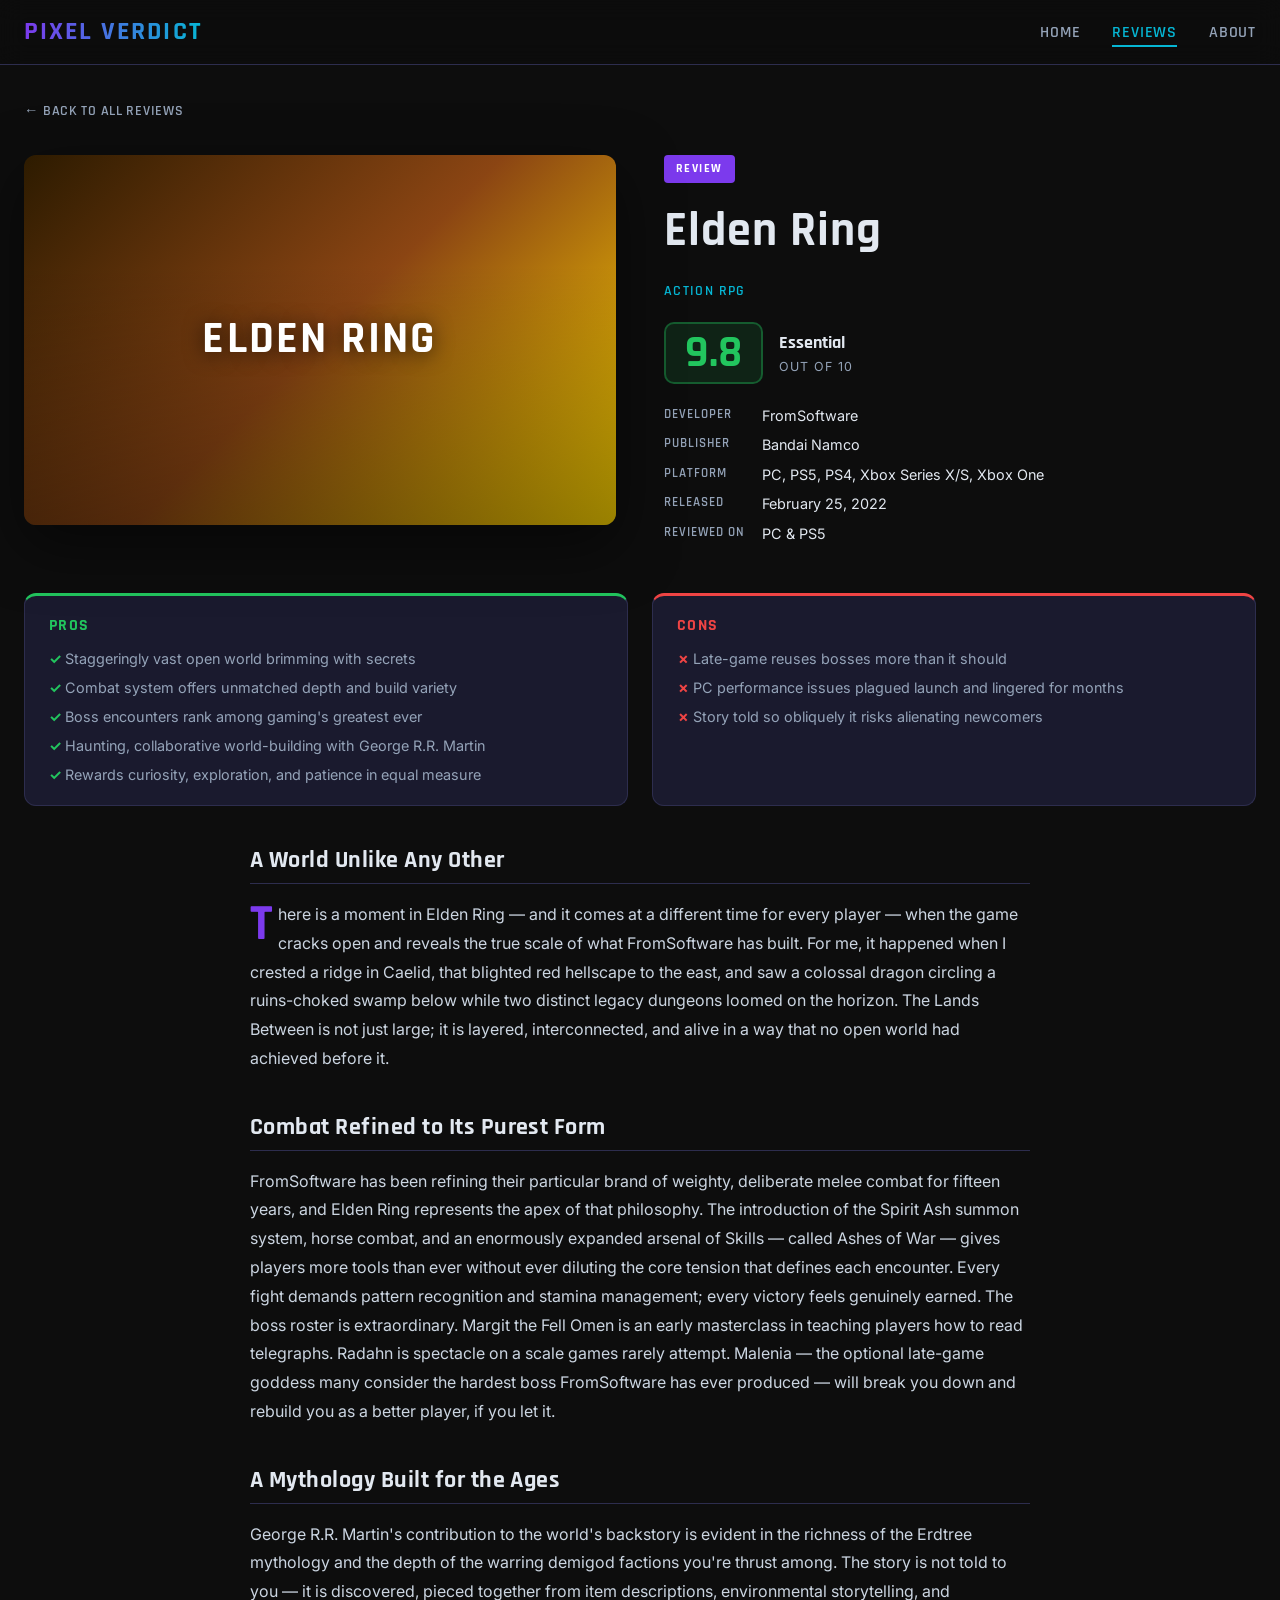
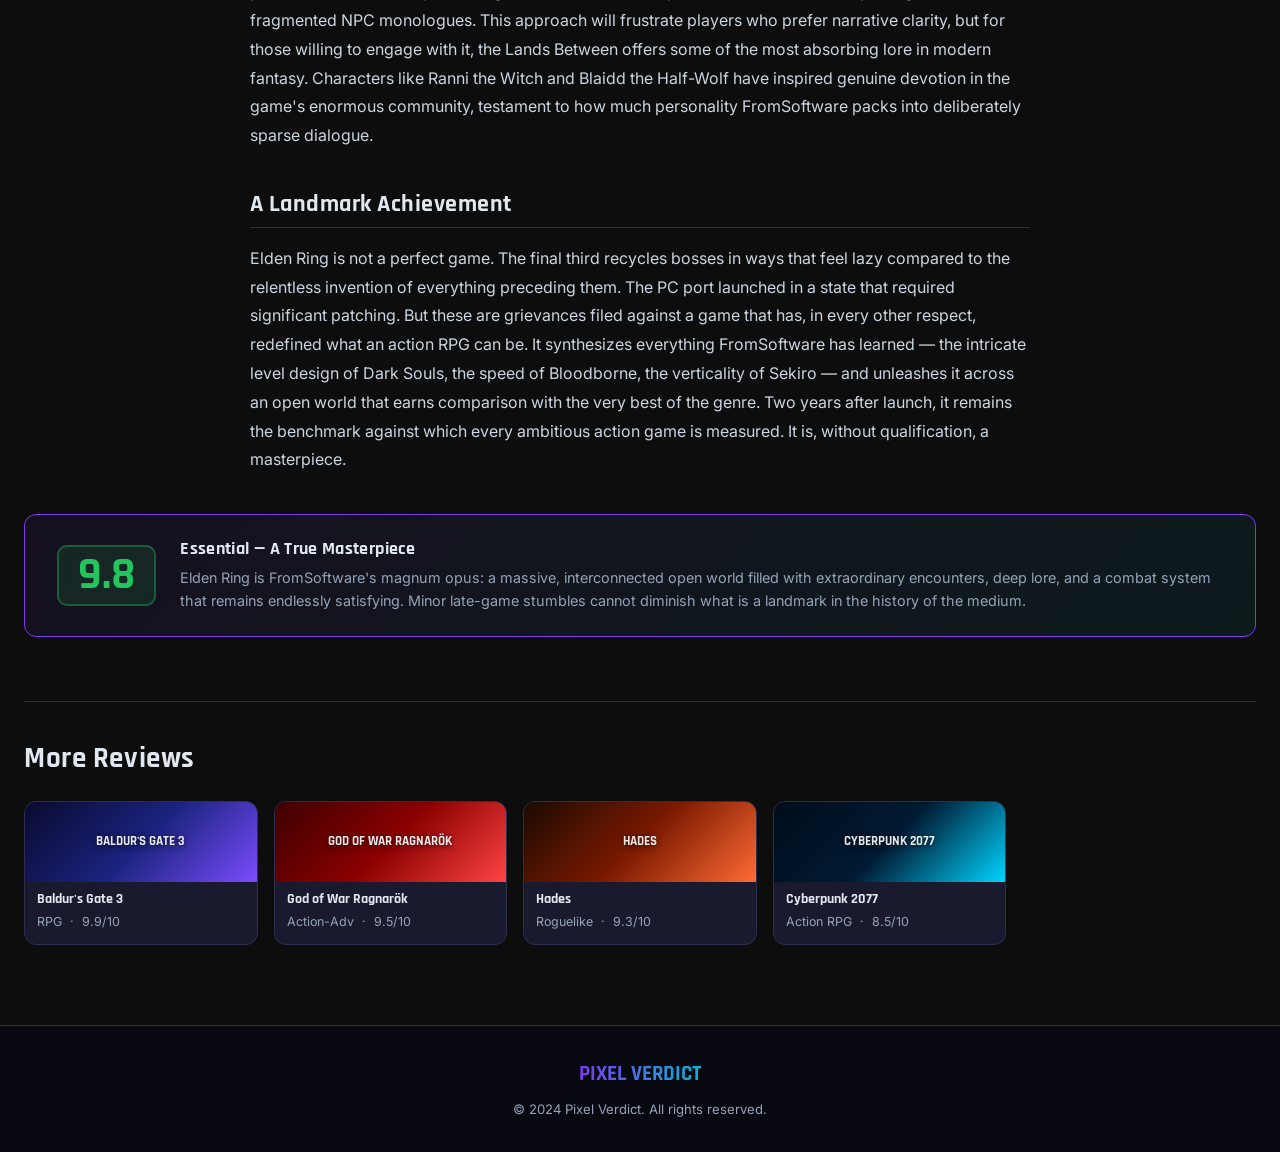
<file: reviews/elden-ring.html>
<!DOCTYPE html>
<html lang="en">
<head>
  <meta charset="UTF-8" />
  <meta name="viewport" content="width=device-width, initial-scale=1.0" />
  <title>Elden Ring Review — Pixel Verdict</title>
  <meta name="description" content="Elden Ring review: FromSoftware's open-world masterpiece scores 9.8/10. Full analysis of combat, world design, story, and more." />
  <link rel="stylesheet" href="../styles/main.css" />
</head>
<body>

  <header class="site-header">
    <div class="container">
      <nav class="nav-inner" aria-label="Main navigation">
        <a href="../index.html" class="logo">PIXEL VERDICT</a>
        <ul class="nav-links">
          <li><a href="../index.html">Home</a></li>
          <li><a href="../index.html#reviews" class="active">Reviews</a></li>
          <li><a href="../index.html#about">About</a></li>
        </ul>
      </nav>
    </div>
  </header>

  <main class="container review-page">
    <a href="../index.html" class="review-back">← Back to All Reviews</a>

    <div class="review-hero">
      <!-- CSS Art Cover -->
      <div class="review-cover-art cover-elden-ring">
        <span class="cover-title-text">ELDEN RING</span>
      </div>

      <!-- Review Info Panel -->
      <div class="review-info">
        <span class="review-label">Review</span>
        <h1 class="review-title-main">Elden Ring</h1>
        <p class="review-genre-tag">Action RPG</p>

        <div class="review-score-row">
          <span class="score-badge large" data-score="9.8">9.8</span>
          <div class="review-score-text">
            <span style="font-family:'Rajdhani',sans-serif; font-size:1.1rem; font-weight:700; color:var(--text);">Essential</span>
            <span class="review-score-label">out of 10</span>
          </div>
        </div>

        <div class="review-meta-table">
          <span class="meta-key">Developer</span>   <span class="meta-val">FromSoftware</span>
          <span class="meta-key">Publisher</span>   <span class="meta-val">Bandai Namco</span>
          <span class="meta-key">Platform</span>    <span class="meta-val">PC, PS5, PS4, Xbox Series X/S, Xbox One</span>
          <span class="meta-key">Released</span>    <span class="meta-val">February 25, 2022</span>
          <span class="meta-key">Reviewed On</span> <span class="meta-val">PC &amp; PS5</span>
        </div>
      </div>
    </div>

    <!-- Pros / Cons -->
    <div class="pros-cons">
      <div class="pros-box">
        <h3>Pros</h3>
        <ul>
          <li>Staggeringly vast open world brimming with secrets</li>
          <li>Combat system offers unmatched depth and build variety</li>
          <li>Boss encounters rank among gaming's greatest ever</li>
          <li>Haunting, collaborative world-building with George R.R. Martin</li>
          <li>Rewards curiosity, exploration, and patience in equal measure</li>
        </ul>
      </div>
      <div class="cons-box">
        <h3>Cons</h3>
        <ul>
          <li>Late-game reuses bosses more than it should</li>
          <li>PC performance issues plagued launch and lingered for months</li>
          <li>Story told so obliquely it risks alienating newcomers</li>
        </ul>
      </div>
    </div>

    <!-- Review Body -->
    <div class="review-body">
      <h2>A World Unlike Any Other</h2>
      <p>
        There is a moment in Elden Ring — and it comes at a different time for every player — when the game cracks open and reveals the true scale of what FromSoftware has built. For me, it happened when I crested a ridge in Caelid, that blighted red hellscape to the east, and saw a colossal dragon circling a ruins-choked swamp below while two distinct legacy dungeons loomed on the horizon. The Lands Between is not just large; it is layered, interconnected, and alive in a way that no open world had achieved before it.
      </p>

      <h2>Combat Refined to Its Purest Form</h2>
      <p>
        FromSoftware has been refining their particular brand of weighty, deliberate melee combat for fifteen years, and Elden Ring represents the apex of that philosophy. The introduction of the Spirit Ash summon system, horse combat, and an enormously expanded arsenal of Skills — called Ashes of War — gives players more tools than ever without ever diluting the core tension that defines each encounter. Every fight demands pattern recognition and stamina management; every victory feels genuinely earned. The boss roster is extraordinary. Margit the Fell Omen is an early masterclass in teaching players how to read telegraphs. Radahn is spectacle on a scale games rarely attempt. Malenia — the optional late-game goddess many consider the hardest boss FromSoftware has ever produced — will break you down and rebuild you as a better player, if you let it.
      </p>

      <h2>A Mythology Built for the Ages</h2>
      <p>
        George R.R. Martin's contribution to the world's backstory is evident in the richness of the Erdtree mythology and the depth of the warring demigod factions you're thrust among. The story is not told to you — it is discovered, pieced together from item descriptions, environmental storytelling, and fragmented NPC monologues. This approach will frustrate players who prefer narrative clarity, but for those willing to engage with it, the Lands Between offers some of the most absorbing lore in modern fantasy. Characters like Ranni the Witch and Blaidd the Half-Wolf have inspired genuine devotion in the game's enormous community, testament to how much personality FromSoftware packs into deliberately sparse dialogue.
      </p>

      <h2>A Landmark Achievement</h2>
      <p>
        Elden Ring is not a perfect game. The final third recycles bosses in ways that feel lazy compared to the relentless invention of everything preceding them. The PC port launched in a state that required significant patching. But these are grievances filed against a game that has, in every other respect, redefined what an action RPG can be. It synthesizes everything FromSoftware has learned — the intricate level design of Dark Souls, the speed of Bloodborne, the verticality of Sekiro — and unleashes it across an open world that earns comparison with the very best of the genre. Two years after launch, it remains the benchmark against which every ambitious action game is measured. It is, without qualification, a masterpiece.
      </p>
    </div>

    <!-- Verdict -->
    <div class="verdict-box">
      <div class="verdict-score">
        <span class="score-badge large" data-score="9.8">9.8</span>
      </div>
      <div class="verdict-text">
        <h3>Essential — A True Masterpiece</h3>
        <p>Elden Ring is FromSoftware's magnum opus: a massive, interconnected open world filled with extraordinary encounters, deep lore, and a combat system that remains endlessly satisfying. Minor late-game stumbles cannot diminish what is a landmark in the history of the medium.</p>
      </div>
    </div>

    <!-- Related Reviews -->
    <section class="related-section">
      <h2>More Reviews</h2>
      <div class="related-grid">
        <a href="baldurs-gate-3.html" class="related-card">
          <div class="related-cover cover-baldurs-gate"><span>BALDUR'S GATE 3</span></div>
          <div class="related-info">
            <div class="related-title">Baldur's Gate 3</div>
            <div class="related-score">RPG &nbsp;·&nbsp; 9.9/10</div>
          </div>
        </a>
        <a href="god-of-war-ragnarok.html" class="related-card">
          <div class="related-cover cover-god-of-war"><span>GOD OF WAR RAGNARÖK</span></div>
          <div class="related-info">
            <div class="related-title">God of War Ragnarök</div>
            <div class="related-score">Action-Adv &nbsp;·&nbsp; 9.5/10</div>
          </div>
        </a>
        <a href="hades.html" class="related-card">
          <div class="related-cover cover-hades"><span>HADES</span></div>
          <div class="related-info">
            <div class="related-title">Hades</div>
            <div class="related-score">Roguelike &nbsp;·&nbsp; 9.3/10</div>
          </div>
        </a>
        <a href="cyberpunk-2077.html" class="related-card">
          <div class="related-cover cover-cyberpunk"><span>CYBERPUNK 2077</span></div>
          <div class="related-info">
            <div class="related-title">Cyberpunk 2077</div>
            <div class="related-score">Action RPG &nbsp;·&nbsp; 8.5/10</div>
          </div>
        </a>
      </div>
    </section>
  </main>

  <footer class="site-footer">
    <div class="container">
      <div class="footer-inner">
        <div class="footer-logo">PIXEL VERDICT</div>
        <p class="footer-copy">&copy; 2024 Pixel Verdict. All rights reserved.</p>
      </div>
    </div>
  </footer>

  <script src="../js/main.js"></script>
</body>
</html>
</file>
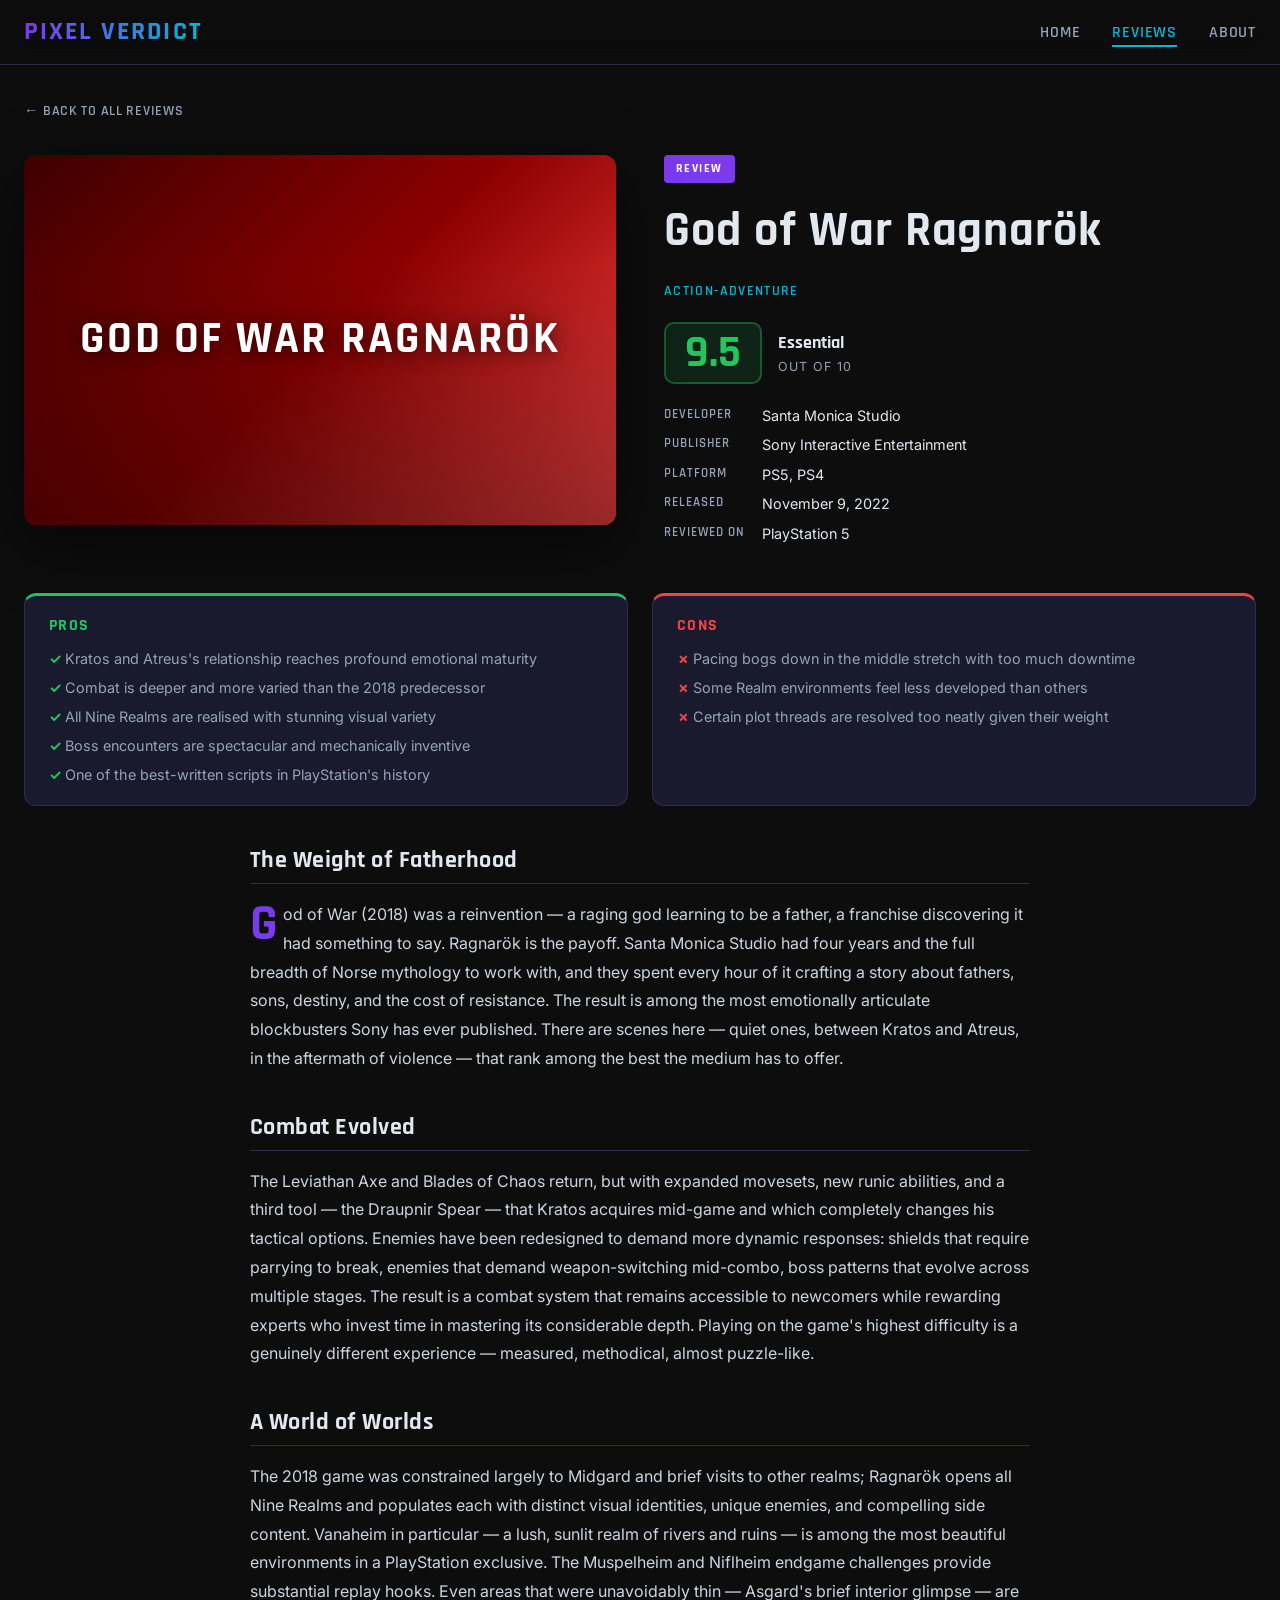
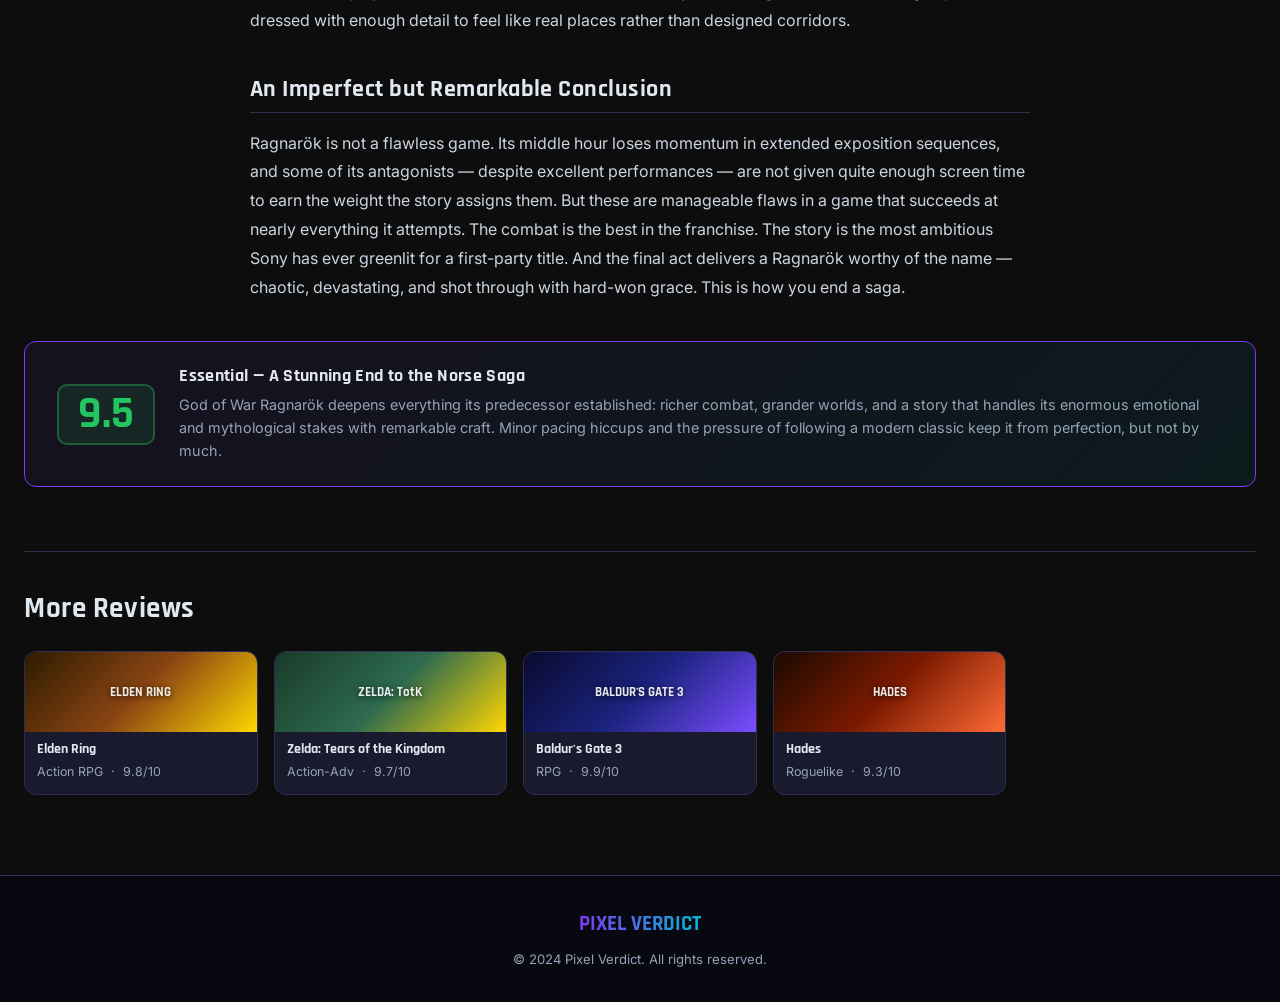
<file: reviews/god-of-war-ragnarok.html>
<!DOCTYPE html>
<html lang="en">
<head>
  <meta charset="UTF-8" />
  <meta name="viewport" content="width=device-width, initial-scale=1.0" />
  <title>God of War Ragnarök Review — Pixel Verdict</title>
  <meta name="description" content="God of War Ragnarök review — Santa Monica Studio's Norse epic scores 9.5/10. An emotional and spectacular journey across the Nine Realms." />
  <link rel="stylesheet" href="../styles/main.css" />
</head>
<body>

  <header class="site-header">
    <div class="container">
      <nav class="nav-inner" aria-label="Main navigation">
        <a href="../index.html" class="logo">PIXEL VERDICT</a>
        <ul class="nav-links">
          <li><a href="../index.html">Home</a></li>
          <li><a href="../index.html#reviews" class="active">Reviews</a></li>
          <li><a href="../index.html#about">About</a></li>
        </ul>
      </nav>
    </div>
  </header>

  <main class="container review-page">
    <a href="../index.html" class="review-back">← Back to All Reviews</a>

    <div class="review-hero">
      <div class="review-cover-art cover-god-of-war">
        <span class="cover-title-text">GOD OF WAR RAGNARÖK</span>
      </div>

      <div class="review-info">
        <span class="review-label">Review</span>
        <h1 class="review-title-main">God of War Ragnarök</h1>
        <p class="review-genre-tag">Action-Adventure</p>

        <div class="review-score-row">
          <span class="score-badge large" data-score="9.5">9.5</span>
          <div class="review-score-text">
            <span style="font-family:'Rajdhani',sans-serif; font-size:1.1rem; font-weight:700; color:var(--text);">Essential</span>
            <span class="review-score-label">out of 10</span>
          </div>
        </div>

        <div class="review-meta-table">
          <span class="meta-key">Developer</span>   <span class="meta-val">Santa Monica Studio</span>
          <span class="meta-key">Publisher</span>   <span class="meta-val">Sony Interactive Entertainment</span>
          <span class="meta-key">Platform</span>    <span class="meta-val">PS5, PS4</span>
          <span class="meta-key">Released</span>    <span class="meta-val">November 9, 2022</span>
          <span class="meta-key">Reviewed On</span> <span class="meta-val">PlayStation 5</span>
        </div>
      </div>
    </div>

    <div class="pros-cons">
      <div class="pros-box">
        <h3>Pros</h3>
        <ul>
          <li>Kratos and Atreus's relationship reaches profound emotional maturity</li>
          <li>Combat is deeper and more varied than the 2018 predecessor</li>
          <li>All Nine Realms are realised with stunning visual variety</li>
          <li>Boss encounters are spectacular and mechanically inventive</li>
          <li>One of the best-written scripts in PlayStation's history</li>
        </ul>
      </div>
      <div class="cons-box">
        <h3>Cons</h3>
        <ul>
          <li>Pacing bogs down in the middle stretch with too much downtime</li>
          <li>Some Realm environments feel less developed than others</li>
          <li>Certain plot threads are resolved too neatly given their weight</li>
        </ul>
      </div>
    </div>

    <div class="review-body">
      <h2>The Weight of Fatherhood</h2>
      <p>
        God of War (2018) was a reinvention — a raging god learning to be a father, a franchise discovering it had something to say. Ragnarök is the payoff. Santa Monica Studio had four years and the full breadth of Norse mythology to work with, and they spent every hour of it crafting a story about fathers, sons, destiny, and the cost of resistance. The result is among the most emotionally articulate blockbusters Sony has ever published. There are scenes here — quiet ones, between Kratos and Atreus, in the aftermath of violence — that rank among the best the medium has to offer.
      </p>

      <h2>Combat Evolved</h2>
      <p>
        The Leviathan Axe and Blades of Chaos return, but with expanded movesets, new runic abilities, and a third tool — the Draupnir Spear — that Kratos acquires mid-game and which completely changes his tactical options. Enemies have been redesigned to demand more dynamic responses: shields that require parrying to break, enemies that demand weapon-switching mid-combo, boss patterns that evolve across multiple stages. The result is a combat system that remains accessible to newcomers while rewarding experts who invest time in mastering its considerable depth. Playing on the game's highest difficulty is a genuinely different experience — measured, methodical, almost puzzle-like.
      </p>

      <h2>A World of Worlds</h2>
      <p>
        The 2018 game was constrained largely to Midgard and brief visits to other realms; Ragnarök opens all Nine Realms and populates each with distinct visual identities, unique enemies, and compelling side content. Vanaheim in particular — a lush, sunlit realm of rivers and ruins — is among the most beautiful environments in a PlayStation exclusive. The Muspelheim and Niflheim endgame challenges provide substantial replay hooks. Even areas that were unavoidably thin — Asgard's brief interior glimpse — are dressed with enough detail to feel like real places rather than designed corridors.
      </p>

      <h2>An Imperfect but Remarkable Conclusion</h2>
      <p>
        Ragnarök is not a flawless game. Its middle hour loses momentum in extended exposition sequences, and some of its antagonists — despite excellent performances — are not given quite enough screen time to earn the weight the story assigns them. But these are manageable flaws in a game that succeeds at nearly everything it attempts. The combat is the best in the franchise. The story is the most ambitious Sony has ever greenlit for a first-party title. And the final act delivers a Ragnarök worthy of the name — chaotic, devastating, and shot through with hard-won grace. This is how you end a saga.
      </p>
    </div>

    <div class="verdict-box">
      <div class="verdict-score">
        <span class="score-badge large" data-score="9.5">9.5</span>
      </div>
      <div class="verdict-text">
        <h3>Essential — A Stunning End to the Norse Saga</h3>
        <p>God of War Ragnarök deepens everything its predecessor established: richer combat, grander worlds, and a story that handles its enormous emotional and mythological stakes with remarkable craft. Minor pacing hiccups and the pressure of following a modern classic keep it from perfection, but not by much.</p>
      </div>
    </div>

    <section class="related-section">
      <h2>More Reviews</h2>
      <div class="related-grid">
        <a href="elden-ring.html" class="related-card">
          <div class="related-cover cover-elden-ring"><span>ELDEN RING</span></div>
          <div class="related-info">
            <div class="related-title">Elden Ring</div>
            <div class="related-score">Action RPG &nbsp;·&nbsp; 9.8/10</div>
          </div>
        </a>
        <a href="zelda-totk.html" class="related-card">
          <div class="related-cover cover-zelda-totk"><span>ZELDA: TotK</span></div>
          <div class="related-info">
            <div class="related-title">Zelda: Tears of the Kingdom</div>
            <div class="related-score">Action-Adv &nbsp;·&nbsp; 9.7/10</div>
          </div>
        </a>
        <a href="baldurs-gate-3.html" class="related-card">
          <div class="related-cover cover-baldurs-gate"><span>BALDUR'S GATE 3</span></div>
          <div class="related-info">
            <div class="related-title">Baldur's Gate 3</div>
            <div class="related-score">RPG &nbsp;·&nbsp; 9.9/10</div>
          </div>
        </a>
        <a href="hades.html" class="related-card">
          <div class="related-cover cover-hades"><span>HADES</span></div>
          <div class="related-info">
            <div class="related-title">Hades</div>
            <div class="related-score">Roguelike &nbsp;·&nbsp; 9.3/10</div>
          </div>
        </a>
      </div>
    </section>
  </main>

  <footer class="site-footer">
    <div class="container">
      <div class="footer-inner">
        <div class="footer-logo">PIXEL VERDICT</div>
        <p class="footer-copy">&copy; 2024 Pixel Verdict. All rights reserved.</p>
      </div>
    </div>
  </footer>

  <script src="../js/main.js"></script>
</body>
</html>
</file>
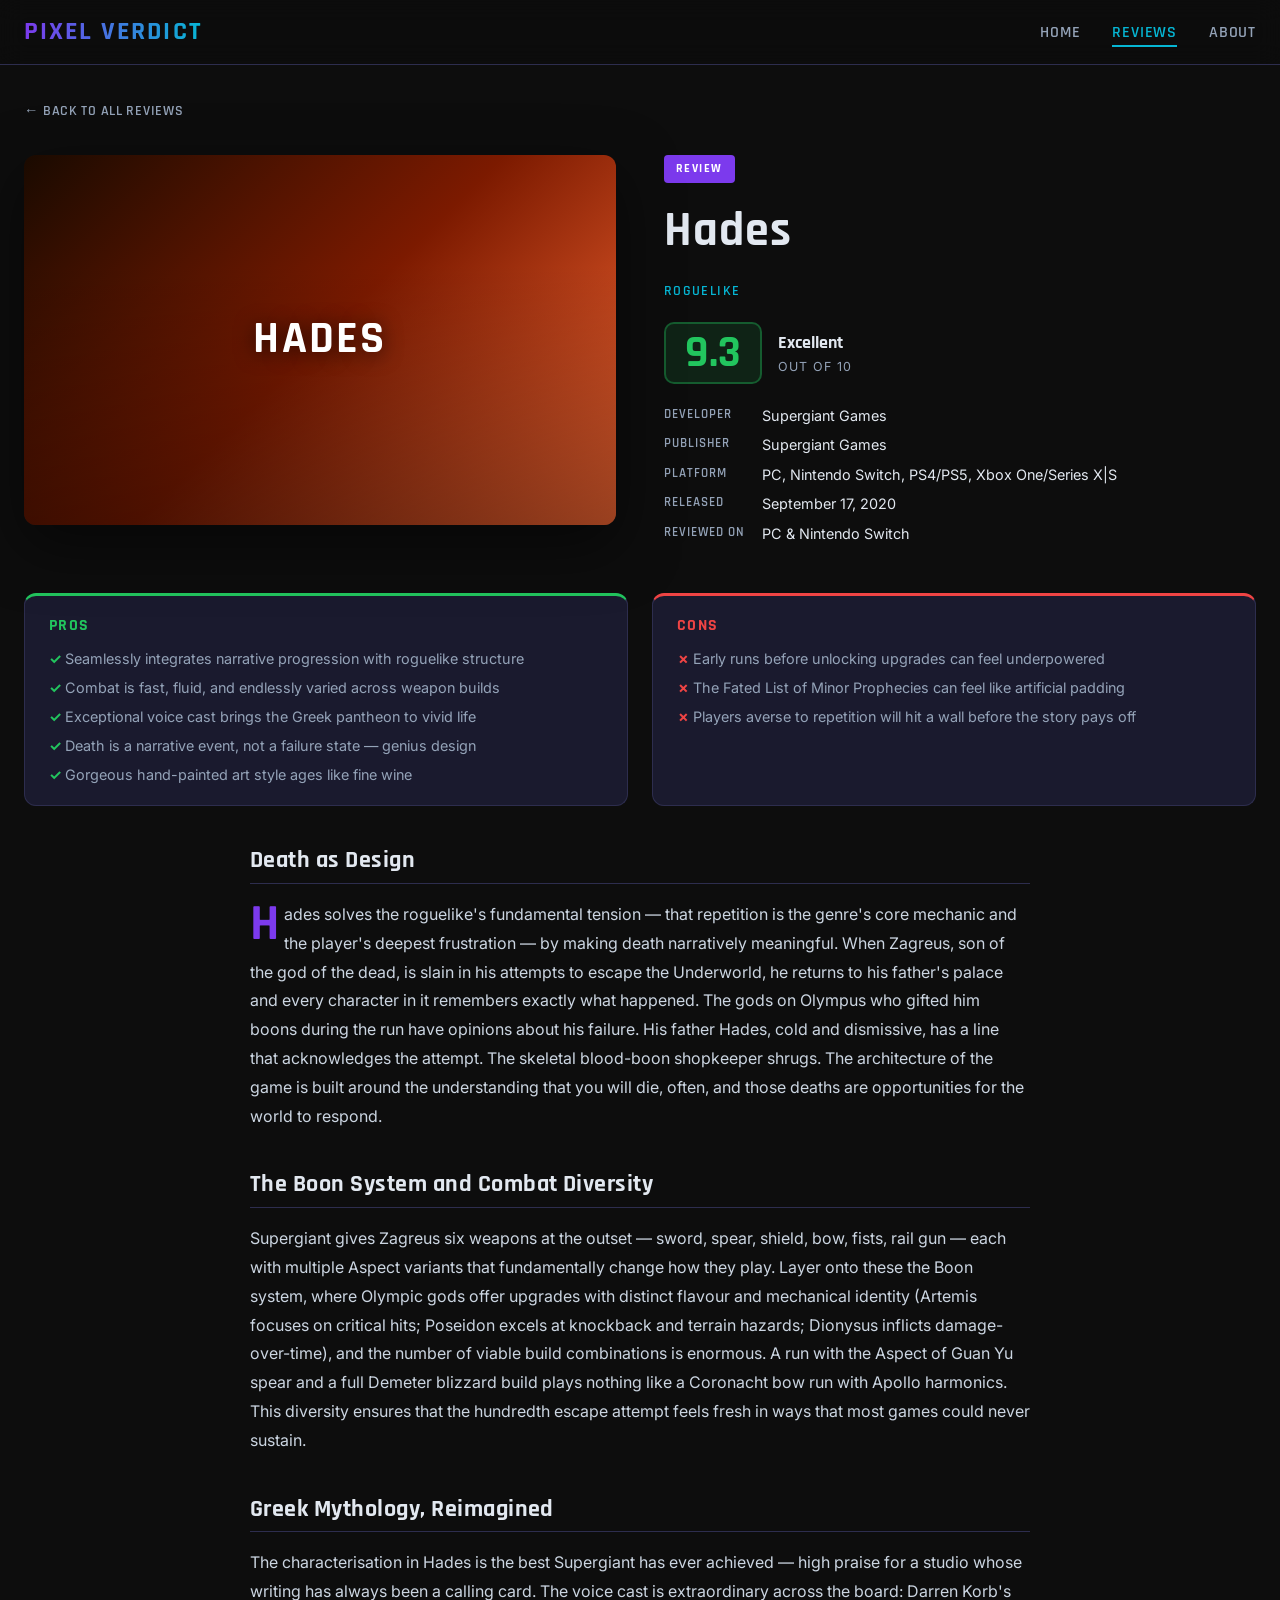
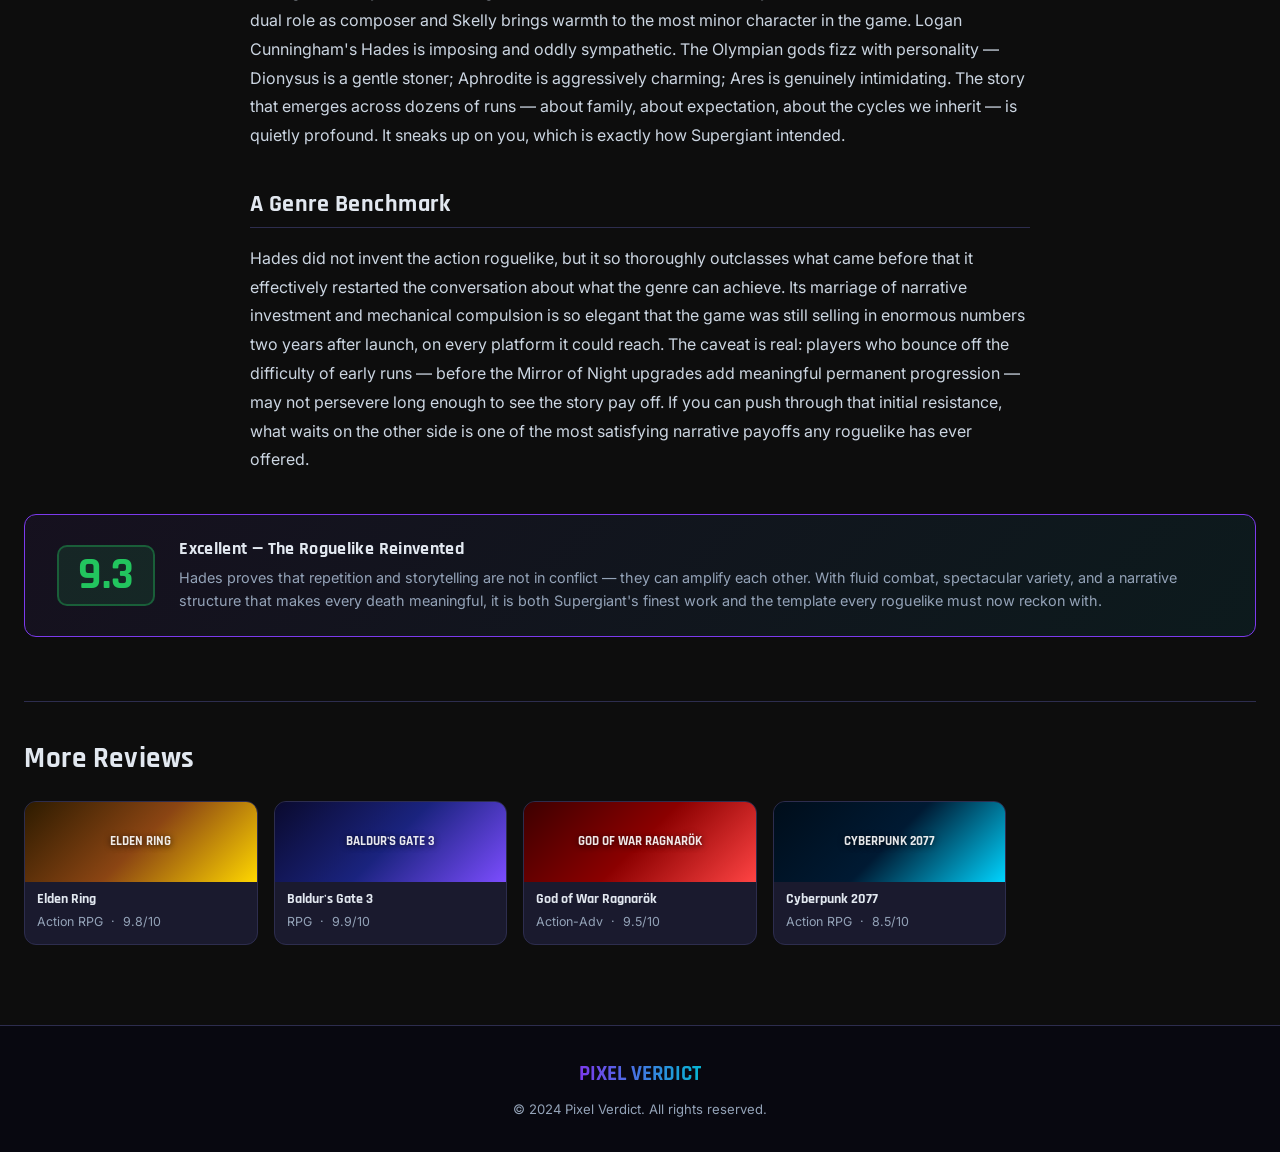
<file: reviews/hades.html>
<!DOCTYPE html>
<html lang="en">
<head>
  <meta charset="UTF-8" />
  <meta name="viewport" content="width=device-width, initial-scale=1.0" />
  <title>Hades Review — Pixel Verdict</title>
  <meta name="description" content="Hades review — Supergiant Games' roguelike masterpiece scores 9.3/10. Narrative and gameplay fused in an endless, brilliant loop." />
  <link rel="stylesheet" href="../styles/main.css" />
</head>
<body>

  <header class="site-header">
    <div class="container">
      <nav class="nav-inner" aria-label="Main navigation">
        <a href="../index.html" class="logo">PIXEL VERDICT</a>
        <ul class="nav-links">
          <li><a href="../index.html">Home</a></li>
          <li><a href="../index.html#reviews" class="active">Reviews</a></li>
          <li><a href="../index.html#about">About</a></li>
        </ul>
      </nav>
    </div>
  </header>

  <main class="container review-page">
    <a href="../index.html" class="review-back">← Back to All Reviews</a>

    <div class="review-hero">
      <div class="review-cover-art cover-hades">
        <span class="cover-title-text">HADES</span>
      </div>

      <div class="review-info">
        <span class="review-label">Review</span>
        <h1 class="review-title-main">Hades</h1>
        <p class="review-genre-tag">Roguelike</p>

        <div class="review-score-row">
          <span class="score-badge large" data-score="9.3">9.3</span>
          <div class="review-score-text">
            <span style="font-family:'Rajdhani',sans-serif; font-size:1.1rem; font-weight:700; color:var(--text);">Excellent</span>
            <span class="review-score-label">out of 10</span>
          </div>
        </div>

        <div class="review-meta-table">
          <span class="meta-key">Developer</span>   <span class="meta-val">Supergiant Games</span>
          <span class="meta-key">Publisher</span>   <span class="meta-val">Supergiant Games</span>
          <span class="meta-key">Platform</span>    <span class="meta-val">PC, Nintendo Switch, PS4/PS5, Xbox One/Series X|S</span>
          <span class="meta-key">Released</span>    <span class="meta-val">September 17, 2020</span>
          <span class="meta-key">Reviewed On</span> <span class="meta-val">PC &amp; Nintendo Switch</span>
        </div>
      </div>
    </div>

    <div class="pros-cons">
      <div class="pros-box">
        <h3>Pros</h3>
        <ul>
          <li>Seamlessly integrates narrative progression with roguelike structure</li>
          <li>Combat is fast, fluid, and endlessly varied across weapon builds</li>
          <li>Exceptional voice cast brings the Greek pantheon to vivid life</li>
          <li>Death is a narrative event, not a failure state — genius design</li>
          <li>Gorgeous hand-painted art style ages like fine wine</li>
        </ul>
      </div>
      <div class="cons-box">
        <h3>Cons</h3>
        <ul>
          <li>Early runs before unlocking upgrades can feel underpowered</li>
          <li>The Fated List of Minor Prophecies can feel like artificial padding</li>
          <li>Players averse to repetition will hit a wall before the story pays off</li>
        </ul>
      </div>
    </div>

    <div class="review-body">
      <h2>Death as Design</h2>
      <p>
        Hades solves the roguelike's fundamental tension — that repetition is the genre's core mechanic and the player's deepest frustration — by making death narratively meaningful. When Zagreus, son of the god of the dead, is slain in his attempts to escape the Underworld, he returns to his father's palace and every character in it remembers exactly what happened. The gods on Olympus who gifted him boons during the run have opinions about his failure. His father Hades, cold and dismissive, has a line that acknowledges the attempt. The skeletal blood-boon shopkeeper shrugs. The architecture of the game is built around the understanding that you will die, often, and those deaths are opportunities for the world to respond.
      </p>

      <h2>The Boon System and Combat Diversity</h2>
      <p>
        Supergiant gives Zagreus six weapons at the outset — sword, spear, shield, bow, fists, rail gun — each with multiple Aspect variants that fundamentally change how they play. Layer onto these the Boon system, where Olympic gods offer upgrades with distinct flavour and mechanical identity (Artemis focuses on critical hits; Poseidon excels at knockback and terrain hazards; Dionysus inflicts damage-over-time), and the number of viable build combinations is enormous. A run with the Aspect of Guan Yu spear and a full Demeter blizzard build plays nothing like a Coronacht bow run with Apollo harmonics. This diversity ensures that the hundredth escape attempt feels fresh in ways that most games could never sustain.
      </p>

      <h2>Greek Mythology, Reimagined</h2>
      <p>
        The characterisation in Hades is the best Supergiant has ever achieved — high praise for a studio whose writing has always been a calling card. The voice cast is extraordinary across the board: Darren Korb's dual role as composer and Skelly brings warmth to the most minor character in the game. Logan Cunningham's Hades is imposing and oddly sympathetic. The Olympian gods fizz with personality — Dionysus is a gentle stoner; Aphrodite is aggressively charming; Ares is genuinely intimidating. The story that emerges across dozens of runs — about family, about expectation, about the cycles we inherit — is quietly profound. It sneaks up on you, which is exactly how Supergiant intended.
      </p>

      <h2>A Genre Benchmark</h2>
      <p>
        Hades did not invent the action roguelike, but it so thoroughly outclasses what came before that it effectively restarted the conversation about what the genre can achieve. Its marriage of narrative investment and mechanical compulsion is so elegant that the game was still selling in enormous numbers two years after launch, on every platform it could reach. The caveat is real: players who bounce off the difficulty of early runs — before the Mirror of Night upgrades add meaningful permanent progression — may not persevere long enough to see the story pay off. If you can push through that initial resistance, what waits on the other side is one of the most satisfying narrative payoffs any roguelike has ever offered.
      </p>
    </div>

    <div class="verdict-box">
      <div class="verdict-score">
        <span class="score-badge large" data-score="9.3">9.3</span>
      </div>
      <div class="verdict-text">
        <h3>Excellent — The Roguelike Reinvented</h3>
        <p>Hades proves that repetition and storytelling are not in conflict — they can amplify each other. With fluid combat, spectacular variety, and a narrative structure that makes every death meaningful, it is both Supergiant's finest work and the template every roguelike must now reckon with.</p>
      </div>
    </div>

    <section class="related-section">
      <h2>More Reviews</h2>
      <div class="related-grid">
        <a href="elden-ring.html" class="related-card">
          <div class="related-cover cover-elden-ring"><span>ELDEN RING</span></div>
          <div class="related-info">
            <div class="related-title">Elden Ring</div>
            <div class="related-score">Action RPG &nbsp;·&nbsp; 9.8/10</div>
          </div>
        </a>
        <a href="baldurs-gate-3.html" class="related-card">
          <div class="related-cover cover-baldurs-gate"><span>BALDUR'S GATE 3</span></div>
          <div class="related-info">
            <div class="related-title">Baldur's Gate 3</div>
            <div class="related-score">RPG &nbsp;·&nbsp; 9.9/10</div>
          </div>
        </a>
        <a href="god-of-war-ragnarok.html" class="related-card">
          <div class="related-cover cover-god-of-war"><span>GOD OF WAR RAGNARÖK</span></div>
          <div class="related-info">
            <div class="related-title">God of War Ragnarök</div>
            <div class="related-score">Action-Adv &nbsp;·&nbsp; 9.5/10</div>
          </div>
        </a>
        <a href="cyberpunk-2077.html" class="related-card">
          <div class="related-cover cover-cyberpunk"><span>CYBERPUNK 2077</span></div>
          <div class="related-info">
            <div class="related-title">Cyberpunk 2077</div>
            <div class="related-score">Action RPG &nbsp;·&nbsp; 8.5/10</div>
          </div>
        </a>
      </div>
    </section>
  </main>

  <footer class="site-footer">
    <div class="container">
      <div class="footer-inner">
        <div class="footer-logo">PIXEL VERDICT</div>
        <p class="footer-copy">&copy; 2024 Pixel Verdict. All rights reserved.</p>
      </div>
    </div>
  </footer>

  <script src="../js/main.js"></script>
</body>
</html>
</file>
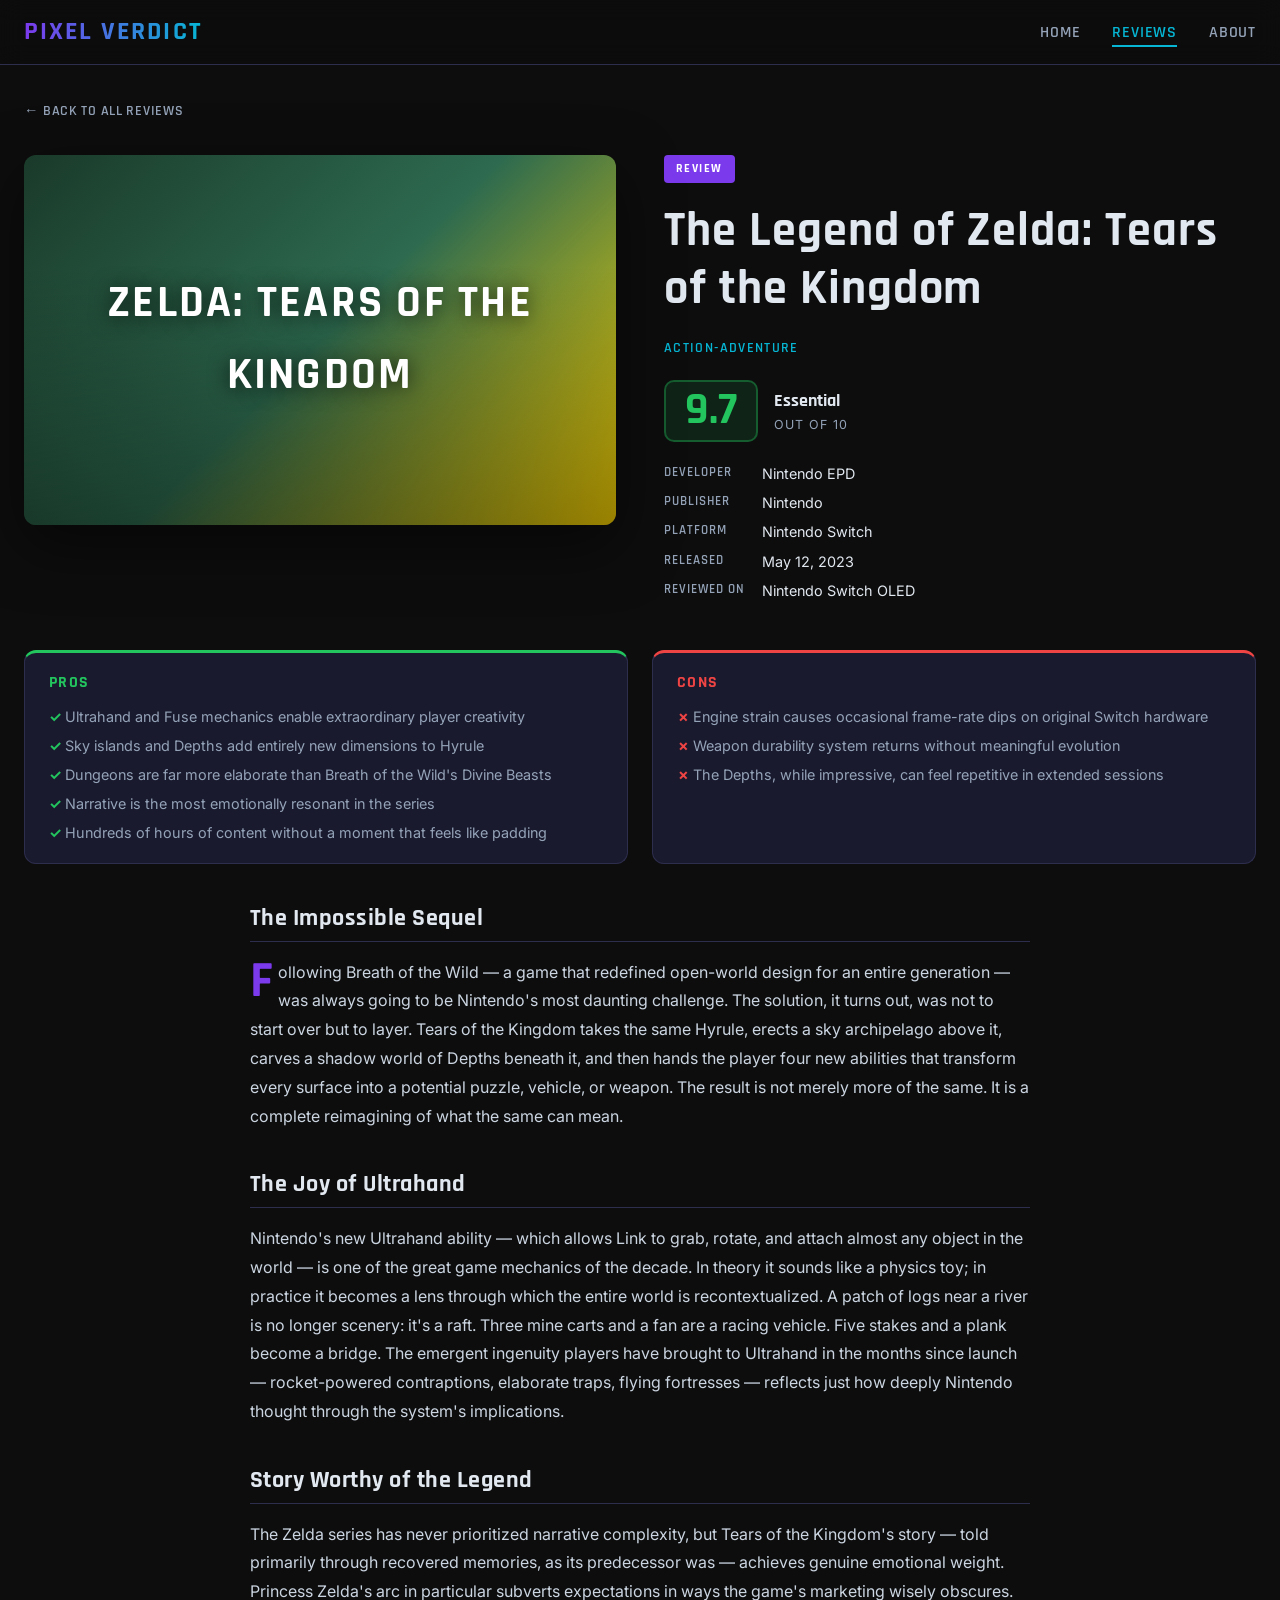
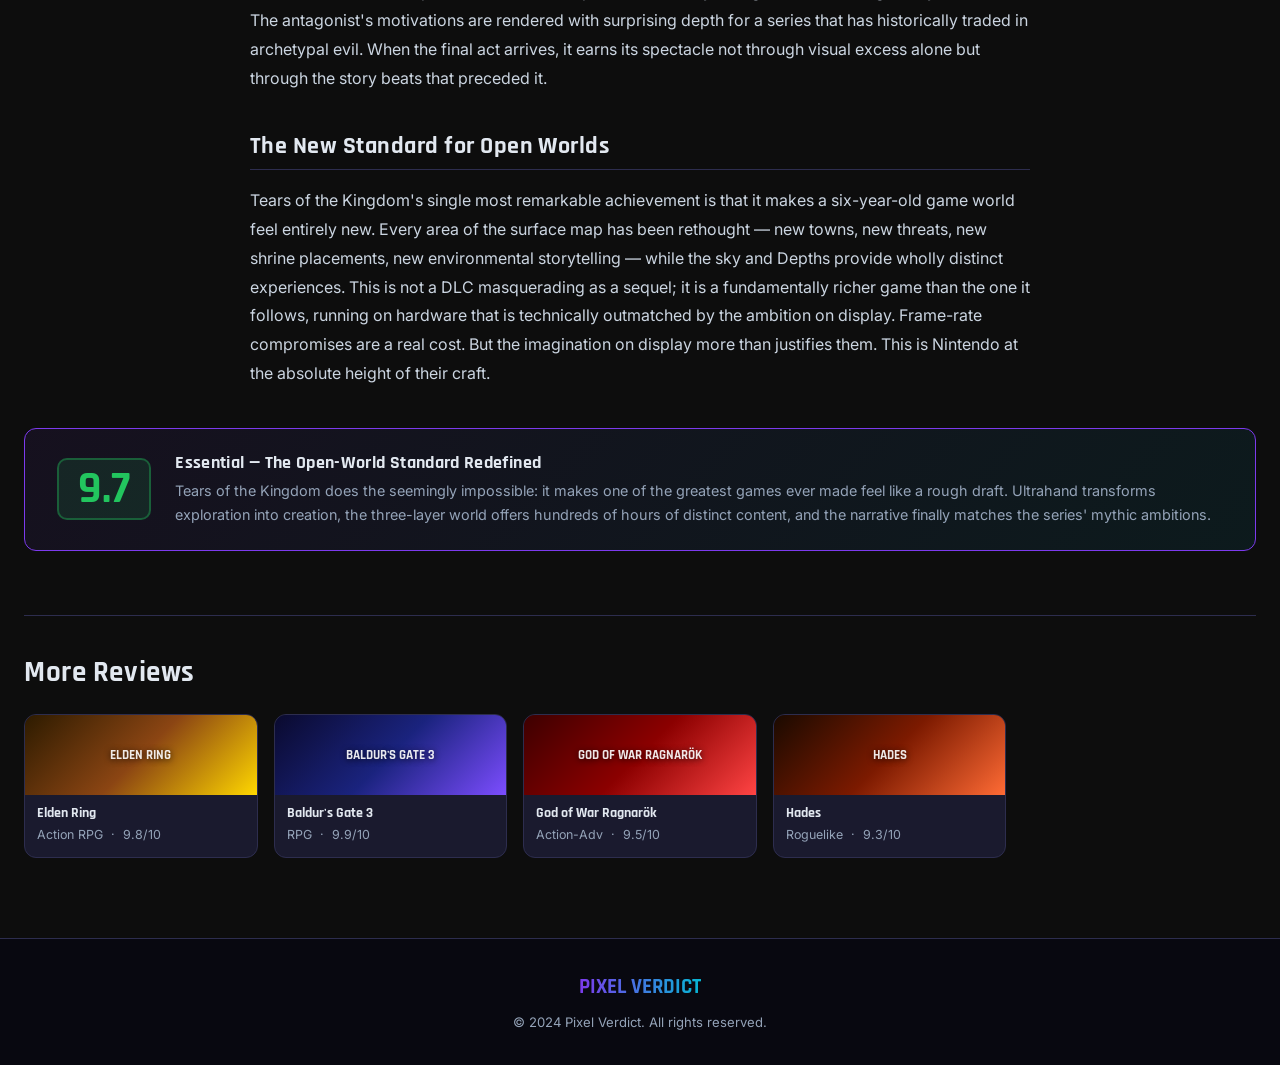
<file: reviews/zelda-totk.html>
<!DOCTYPE html>
<html lang="en">
<head>
  <meta charset="UTF-8" />
  <meta name="viewport" content="width=device-width, initial-scale=1.0" />
  <title>The Legend of Zelda: Tears of the Kingdom Review — Pixel Verdict</title>
  <meta name="description" content="Zelda: Tears of the Kingdom review — Nintendo's breathtaking sequel scores 9.7/10. Sky islands, Ultrahand, and a revitalized Hyrule." />
  <link rel="stylesheet" href="../styles/main.css" />
</head>
<body>

  <header class="site-header">
    <div class="container">
      <nav class="nav-inner" aria-label="Main navigation">
        <a href="../index.html" class="logo">PIXEL VERDICT</a>
        <ul class="nav-links">
          <li><a href="../index.html">Home</a></li>
          <li><a href="../index.html#reviews" class="active">Reviews</a></li>
          <li><a href="../index.html#about">About</a></li>
        </ul>
      </nav>
    </div>
  </header>

  <main class="container review-page">
    <a href="../index.html" class="review-back">← Back to All Reviews</a>

    <div class="review-hero">
      <div class="review-cover-art cover-zelda-totk">
        <span class="cover-title-text">ZELDA: TEARS OF THE KINGDOM</span>
      </div>

      <div class="review-info">
        <span class="review-label">Review</span>
        <h1 class="review-title-main">The Legend of Zelda: Tears of the Kingdom</h1>
        <p class="review-genre-tag">Action-Adventure</p>

        <div class="review-score-row">
          <span class="score-badge large" data-score="9.7">9.7</span>
          <div class="review-score-text">
            <span style="font-family:'Rajdhani',sans-serif; font-size:1.1rem; font-weight:700; color:var(--text);">Essential</span>
            <span class="review-score-label">out of 10</span>
          </div>
        </div>

        <div class="review-meta-table">
          <span class="meta-key">Developer</span>   <span class="meta-val">Nintendo EPD</span>
          <span class="meta-key">Publisher</span>   <span class="meta-val">Nintendo</span>
          <span class="meta-key">Platform</span>    <span class="meta-val">Nintendo Switch</span>
          <span class="meta-key">Released</span>    <span class="meta-val">May 12, 2023</span>
          <span class="meta-key">Reviewed On</span> <span class="meta-val">Nintendo Switch OLED</span>
        </div>
      </div>
    </div>

    <div class="pros-cons">
      <div class="pros-box">
        <h3>Pros</h3>
        <ul>
          <li>Ultrahand and Fuse mechanics enable extraordinary player creativity</li>
          <li>Sky islands and Depths add entirely new dimensions to Hyrule</li>
          <li>Dungeons are far more elaborate than Breath of the Wild's Divine Beasts</li>
          <li>Narrative is the most emotionally resonant in the series</li>
          <li>Hundreds of hours of content without a moment that feels like padding</li>
        </ul>
      </div>
      <div class="cons-box">
        <h3>Cons</h3>
        <ul>
          <li>Engine strain causes occasional frame-rate dips on original Switch hardware</li>
          <li>Weapon durability system returns without meaningful evolution</li>
          <li>The Depths, while impressive, can feel repetitive in extended sessions</li>
        </ul>
      </div>
    </div>

    <div class="review-body">
      <h2>The Impossible Sequel</h2>
      <p>
        Following Breath of the Wild — a game that redefined open-world design for an entire generation — was always going to be Nintendo's most daunting challenge. The solution, it turns out, was not to start over but to layer. Tears of the Kingdom takes the same Hyrule, erects a sky archipelago above it, carves a shadow world of Depths beneath it, and then hands the player four new abilities that transform every surface into a potential puzzle, vehicle, or weapon. The result is not merely more of the same. It is a complete reimagining of what the same can mean.
      </p>

      <h2>The Joy of Ultrahand</h2>
      <p>
        Nintendo's new Ultrahand ability — which allows Link to grab, rotate, and attach almost any object in the world — is one of the great game mechanics of the decade. In theory it sounds like a physics toy; in practice it becomes a lens through which the entire world is recontextualized. A patch of logs near a river is no longer scenery: it's a raft. Three mine carts and a fan are a racing vehicle. Five stakes and a plank become a bridge. The emergent ingenuity players have brought to Ultrahand in the months since launch — rocket-powered contraptions, elaborate traps, flying fortresses — reflects just how deeply Nintendo thought through the system's implications.
      </p>

      <h2>Story Worthy of the Legend</h2>
      <p>
        The Zelda series has never prioritized narrative complexity, but Tears of the Kingdom's story — told primarily through recovered memories, as its predecessor was — achieves genuine emotional weight. Princess Zelda's arc in particular subverts expectations in ways the game's marketing wisely obscures. The antagonist's motivations are rendered with surprising depth for a series that has historically traded in archetypal evil. When the final act arrives, it earns its spectacle not through visual excess alone but through the story beats that preceded it.
      </p>

      <h2>The New Standard for Open Worlds</h2>
      <p>
        Tears of the Kingdom's single most remarkable achievement is that it makes a six-year-old game world feel entirely new. Every area of the surface map has been rethought — new towns, new threats, new shrine placements, new environmental storytelling — while the sky and Depths provide wholly distinct experiences. This is not a DLC masquerading as a sequel; it is a fundamentally richer game than the one it follows, running on hardware that is technically outmatched by the ambition on display. Frame-rate compromises are a real cost. But the imagination on display more than justifies them. This is Nintendo at the absolute height of their craft.
      </p>
    </div>

    <div class="verdict-box">
      <div class="verdict-score">
        <span class="score-badge large" data-score="9.7">9.7</span>
      </div>
      <div class="verdict-text">
        <h3>Essential — The Open-World Standard Redefined</h3>
        <p>Tears of the Kingdom does the seemingly impossible: it makes one of the greatest games ever made feel like a rough draft. Ultrahand transforms exploration into creation, the three-layer world offers hundreds of hours of distinct content, and the narrative finally matches the series' mythic ambitions.</p>
      </div>
    </div>

    <section class="related-section">
      <h2>More Reviews</h2>
      <div class="related-grid">
        <a href="elden-ring.html" class="related-card">
          <div class="related-cover cover-elden-ring"><span>ELDEN RING</span></div>
          <div class="related-info">
            <div class="related-title">Elden Ring</div>
            <div class="related-score">Action RPG &nbsp;·&nbsp; 9.8/10</div>
          </div>
        </a>
        <a href="baldurs-gate-3.html" class="related-card">
          <div class="related-cover cover-baldurs-gate"><span>BALDUR'S GATE 3</span></div>
          <div class="related-info">
            <div class="related-title">Baldur's Gate 3</div>
            <div class="related-score">RPG &nbsp;·&nbsp; 9.9/10</div>
          </div>
        </a>
        <a href="god-of-war-ragnarok.html" class="related-card">
          <div class="related-cover cover-god-of-war"><span>GOD OF WAR RAGNARÖK</span></div>
          <div class="related-info">
            <div class="related-title">God of War Ragnarök</div>
            <div class="related-score">Action-Adv &nbsp;·&nbsp; 9.5/10</div>
          </div>
        </a>
        <a href="hades.html" class="related-card">
          <div class="related-cover cover-hades"><span>HADES</span></div>
          <div class="related-info">
            <div class="related-title">Hades</div>
            <div class="related-score">Roguelike &nbsp;·&nbsp; 9.3/10</div>
          </div>
        </a>
      </div>
    </section>
  </main>

  <footer class="site-footer">
    <div class="container">
      <div class="footer-inner">
        <div class="footer-logo">PIXEL VERDICT</div>
        <p class="footer-copy">&copy; 2024 Pixel Verdict. All rights reserved.</p>
      </div>
    </div>
  </footer>

  <script src="../js/main.js"></script>
</body>
</html>
</file>
<file: styles/main.css>
/* ============================================================
   PIXEL VERDICT — Main Stylesheet
   Dark gaming aesthetic with purple/cyan accents
   ============================================================ */

@import url('https://fonts.googleapis.com/css2?family=Rajdhani:wght@400;500;600;700&family=Inter:wght@300;400;500;600&display=swap');

/* ── Reset & Base ── */
*, *::before, *::after {
  box-sizing: border-box;
  margin: 0;
  padding: 0;
}

:root {
  --bg:          #0d0d0d;
  --bg-card:     #1a1a2e;
  --bg-card-alt: #16213e;
  --accent:      #7c3aed;
  --accent-light:#9d5ff5;
  --accent-cyan: #06b6d4;
  --accent-cyan-light: #22d3ee;
  --text:        #e2e8f0;
  --text-muted:  #94a3b8;
  --border:      #2d2d4e;
  --score-green: #22c55e;
  --score-teal:  #14b8a6;
  --score-yellow:#eab308;
  --score-red:   #ef4444;
  --radius:      12px;
  --transition:  0.25s ease;
}

html { scroll-behavior: smooth; }

body {
  background-color: var(--bg);
  color: var(--text);
  font-family: 'Inter', sans-serif;
  font-size: 16px;
  line-height: 1.6;
  min-height: 100vh;
}

a { color: var(--accent-cyan); text-decoration: none; transition: color var(--transition); }
a:hover { color: var(--accent-cyan-light); }
img { max-width: 100%; display: block; }

h1, h2, h3, h4, h5, h6 {
  font-family: 'Rajdhani', sans-serif;
  font-weight: 700;
  line-height: 1.2;
  letter-spacing: 0.02em;
}

.container {
  width: 100%;
  max-width: 1280px;
  margin: 0 auto;
  padding: 0 1.5rem;
}

/* ── Header / Nav ── */
.site-header {
  position: sticky;
  top: 0;
  z-index: 100;
  background: rgba(13, 13, 13, 0.92);
  backdrop-filter: blur(12px);
  border-bottom: 1px solid var(--border);
}

.nav-inner {
  display: flex;
  align-items: center;
  justify-content: space-between;
  height: 64px;
}

.logo {
  font-family: 'Rajdhani', sans-serif;
  font-size: 1.6rem;
  font-weight: 700;
  letter-spacing: 0.08em;
  background: linear-gradient(90deg, var(--accent), var(--accent-cyan));
  -webkit-background-clip: text;
  -webkit-text-fill-color: transparent;
  background-clip: text;
  text-decoration: none;
}

.nav-links {
  display: flex;
  gap: 2rem;
  list-style: none;
}

.nav-links a {
  color: var(--text-muted);
  font-family: 'Rajdhani', sans-serif;
  font-size: 1rem;
  font-weight: 600;
  letter-spacing: 0.05em;
  text-transform: uppercase;
  transition: color var(--transition);
  position: relative;
}

.nav-links a::after {
  content: '';
  position: absolute;
  bottom: -4px;
  left: 0;
  width: 0;
  height: 2px;
  background: var(--accent-cyan);
  transition: width var(--transition);
}

.nav-links a:hover,
.nav-links a.active {
  color: var(--accent-cyan);
}

.nav-links a:hover::after,
.nav-links a.active::after {
  width: 100%;
}

/* ── Hero ── */
.hero {
  position: relative;
  min-height: 520px;
  display: flex;
  align-items: center;
  overflow: hidden;
  margin-bottom: 4rem;
}

.hero-bg {
  position: absolute;
  inset: 0;
  background: linear-gradient(135deg, #2d1b00, #8b4513, #ffd700);
  z-index: 0;
  filter: brightness(0.45);
}

.hero-overlay {
  position: absolute;
  inset: 0;
  background: linear-gradient(to right, rgba(13,13,13,0.95) 0%, rgba(13,13,13,0.7) 55%, rgba(13,13,13,0.2) 100%);
  z-index: 1;
}

.hero-content {
  position: relative;
  z-index: 2;
  max-width: 600px;
  padding: 4rem 0;
}

.hero-label {
  display: inline-block;
  background: var(--accent);
  color: #fff;
  font-family: 'Rajdhani', sans-serif;
  font-size: 0.8rem;
  font-weight: 700;
  letter-spacing: 0.12em;
  text-transform: uppercase;
  padding: 4px 12px;
  border-radius: 4px;
  margin-bottom: 1rem;
}

.hero-title {
  font-size: clamp(2.5rem, 6vw, 4.5rem);
  color: #fff;
  margin-bottom: 0.75rem;
  text-shadow: 0 2px 20px rgba(0,0,0,0.8);
}

.hero-genre {
  color: var(--accent-cyan);
  font-family: 'Rajdhani', sans-serif;
  font-size: 1rem;
  font-weight: 600;
  letter-spacing: 0.1em;
  text-transform: uppercase;
  margin-bottom: 1rem;
}

.hero-excerpt {
  color: #cbd5e1;
  font-size: 1.05rem;
  margin-bottom: 1.5rem;
  max-width: 520px;
  line-height: 1.7;
}

.hero-actions {
  display: flex;
  align-items: center;
  gap: 1.5rem;
  flex-wrap: wrap;
}

.hero-score-display {
  font-family: 'Rajdhani', sans-serif;
  font-size: 1.4rem;
  font-weight: 700;
  color: var(--score-green);
  background: rgba(34, 197, 94, 0.12);
  border: 1px solid rgba(34, 197, 94, 0.4);
  padding: 0.3rem 0.9rem;
  border-radius: 6px;
}

.btn {
  display: inline-flex;
  align-items: center;
  gap: 0.5rem;
  padding: 0.65rem 1.5rem;
  border-radius: 8px;
  font-family: 'Rajdhani', sans-serif;
  font-size: 1rem;
  font-weight: 700;
  letter-spacing: 0.05em;
  text-transform: uppercase;
  cursor: pointer;
  border: none;
  transition: transform var(--transition), box-shadow var(--transition), background var(--transition);
  text-decoration: none;
}

.btn-primary {
  background: var(--accent);
  color: #fff;
}

.btn-primary:hover {
  background: #6d28d9;
  color: #fff;
  transform: translateY(-2px);
  box-shadow: 0 6px 24px rgba(124,58,237,0.45);
}

/* ── Score Badge ── */
.score-badge {
  display: inline-flex;
  align-items: center;
  justify-content: center;
  padding: 0.2rem 0.6rem;
  border-radius: 6px;
  font-family: 'Rajdhani', sans-serif;
  font-size: 1rem;
  font-weight: 700;
  flex-shrink: 0;
  white-space: nowrap;
}

.score-badge.score-green  { color: var(--score-green);  background: rgba(34,197,94,0.12);  border: 1px solid rgba(34,197,94,0.35); }
.score-badge.score-teal   { color: var(--score-teal);   background: rgba(20,184,166,0.12); border: 1px solid rgba(20,184,166,0.35); }
.score-badge.score-yellow { color: var(--score-yellow); background: rgba(234,179,8,0.12);  border: 1px solid rgba(234,179,8,0.35); }
.score-badge.score-red    { color: var(--score-red);    background: rgba(239,68,68,0.12);  border: 1px solid rgba(239,68,68,0.35); }

.score-badge.large {
  font-size: 2.8rem;
  padding: 0.4rem 1.2rem;
  border-radius: 10px;
  border-width: 2px;
  line-height: 1;
}

/* ── Controls ── */
.controls {
  display: flex;
  gap: 1rem;
  margin-bottom: 2.5rem;
  flex-wrap: wrap;
  align-items: center;
}

.search-wrap {
  position: relative;
  flex: 1;
  min-width: 220px;
}

.search-wrap svg {
  position: absolute;
  left: 14px;
  top: 50%;
  transform: translateY(-50%);
  color: var(--text-muted);
  pointer-events: none;
}

#search-input {
  width: 100%;
  padding: 0.65rem 1rem 0.65rem 2.6rem;
  background: var(--bg-card);
  border: 1.5px solid var(--border);
  border-radius: 8px;
  color: var(--text);
  font-family: 'Inter', sans-serif;
  font-size: 0.95rem;
  outline: none;
  transition: border-color var(--transition), box-shadow var(--transition);
}

#search-input:focus {
  border-color: var(--accent);
  box-shadow: 0 0 0 3px rgba(124,58,237,0.15);
}

#search-input::placeholder { color: var(--text-muted); }

#genre-filter {
  padding: 0.65rem 2.5rem 0.65rem 1.2rem;
  background: var(--bg-card);
  border: 1.5px solid var(--border);
  border-radius: 8px;
  color: var(--text);
  font-family: 'Inter', sans-serif;
  font-size: 0.95rem;
  outline: none;
  cursor: pointer;
  min-width: 170px;
  transition: border-color var(--transition);
  appearance: none;
  background-image: url("data:image/svg+xml,%3Csvg xmlns='http://www.w3.org/2000/svg' width='16' height='16' fill='%2394a3b8' viewBox='0 0 16 16'%3E%3Cpath d='M7.247 11.14 2.451 5.658C1.885 5.013 2.345 4 3.204 4h9.592a1 1 0 0 1 .753 1.659l-4.796 5.48a1 1 0 0 1-1.506 0z'/%3E%3C/svg%3E");
  background-repeat: no-repeat;
  background-position: right 12px center;
}

#genre-filter:focus { border-color: var(--accent); }
#genre-filter option { background: #1a1a2e; }

.results-count {
  font-size: 0.85rem;
  color: var(--text-muted);
  white-space: nowrap;
}

/* ── Section Header ── */
.section-header {
  display: flex;
  align-items: center;
  gap: 1rem;
  margin-bottom: 2rem;
}

.section-header h2 { color: var(--text); font-size: clamp(1.4rem, 3vw, 2rem); }

.section-divider {
  flex: 1;
  height: 1px;
  background: linear-gradient(to right, var(--border), transparent);
}

/* ── Review Grid ── */
.reviews-grid {
  display: grid;
  grid-template-columns: repeat(auto-fill, minmax(300px, 1fr));
  gap: 1.75rem;
  margin-bottom: 5rem;
}

/* ── Review Card ── */
.review-card {
  background: var(--bg-card);
  border: 1px solid var(--border);
  border-radius: var(--radius);
  overflow: hidden;
  display: flex;
  flex-direction: column;
  transition: transform var(--transition), box-shadow var(--transition), border-color var(--transition);
  opacity: 0;
  transform: translateY(24px);
}

.review-card.visible {
  opacity: 1;
  transform: translateY(0);
  transition: opacity 0.45s ease, transform 0.45s ease, box-shadow var(--transition), border-color var(--transition);
}

.review-card:hover {
  transform: translateY(-6px);
  box-shadow: 0 12px 40px rgba(124,58,237,0.3);
  border-color: var(--accent);
}

.card-cover {
  width: 100%;
  height: 190px;
  display: flex;
  align-items: flex-end;
  padding: 1rem;
  position: relative;
  overflow: hidden;
}

.card-cover::after {
  content: '';
  position: absolute;
  inset: 0;
  background: linear-gradient(to top, rgba(26,26,46,0.85) 0%, transparent 60%);
}

.card-cover-title {
  position: relative;
  z-index: 1;
  font-family: 'Rajdhani', sans-serif;
  font-size: 1.15rem;
  font-weight: 700;
  color: #fff;
  text-shadow: 0 1px 8px rgba(0,0,0,0.8);
  letter-spacing: 0.04em;
  line-height: 1.2;
}

/* Cover gradients */
.cover-elden-ring   { background: linear-gradient(135deg, #2d1b00, #8b4513, #ffd700); }
.cover-zelda-totk   { background: linear-gradient(135deg, #1a3a2a, #2d6a4f, #ffd700); }
.cover-god-of-war   { background: linear-gradient(135deg, #3d0000, #8b0000, #ff4444); }
.cover-baldurs-gate { background: linear-gradient(135deg, #0a0a2e, #1a237e, #7c4dff); }
.cover-hades        { background: linear-gradient(135deg, #1a0a00, #7c1a00, #ff6b35); }
.cover-cyberpunk    { background: linear-gradient(135deg, #000d1a, #001a33, #00d4ff); }

.card-body {
  padding: 1.1rem 1.25rem 1.25rem;
  display: flex;
  flex-direction: column;
  flex: 1;
  gap: 0.5rem;
}

.card-meta {
  display: flex;
  align-items: center;
  justify-content: space-between;
  gap: 0.5rem;
}

.card-genre {
  font-family: 'Rajdhani', sans-serif;
  font-size: 0.78rem;
  font-weight: 600;
  letter-spacing: 0.1em;
  text-transform: uppercase;
  color: var(--accent-cyan);
  background: rgba(6,182,212,0.1);
  padding: 2px 8px;
  border-radius: 4px;
}

.card-date { font-size: 0.78rem; color: var(--text-muted); }

.card-title { font-size: 1.2rem; color: var(--text); margin: 0; }
.card-title a { color: inherit; text-decoration: none; transition: color var(--transition); }
.card-title a:hover { color: var(--accent-cyan); }

.card-excerpt {
  font-size: 0.88rem;
  color: var(--text-muted);
  line-height: 1.55;
  flex: 1;
}

.card-footer {
  display: flex;
  align-items: center;
  justify-content: space-between;
  padding-top: 0.75rem;
  border-top: 1px solid var(--border);
  margin-top: auto;
}

.card-score-wrap { display: flex; align-items: center; gap: 0.5rem; }
.card-score-label { font-size: 0.78rem; color: var(--text-muted); font-family: 'Rajdhani', sans-serif; text-transform: uppercase; letter-spacing: 0.08em; }

.card-link {
  font-family: 'Rajdhani', sans-serif;
  font-size: 0.9rem;
  font-weight: 600;
  letter-spacing: 0.05em;
  text-transform: uppercase;
  color: var(--accent);
  display: flex;
  align-items: center;
  gap: 0.3rem;
  transition: color var(--transition), gap var(--transition);
}

.card-link:hover { color: var(--accent-light); gap: 0.55rem; }

/* ── No Results ── */
.no-results {
  display: none;
  text-align: center;
  padding: 4rem 1rem;
  color: var(--text-muted);
  grid-column: 1 / -1;
}

.no-results.visible { display: block; }
.no-results h3 { color: var(--text); margin-bottom: 0.5rem; }

/* ── Footer ── */
.site-footer {
  background: #080810;
  border-top: 1px solid var(--border);
  padding: 2rem 0;
  text-align: center;
}

.footer-inner {
  display: flex;
  flex-direction: column;
  align-items: center;
  gap: 0.5rem;
}

.footer-logo {
  font-family: 'Rajdhani', sans-serif;
  font-size: 1.3rem;
  font-weight: 700;
  background: linear-gradient(90deg, var(--accent), var(--accent-cyan));
  -webkit-background-clip: text;
  -webkit-text-fill-color: transparent;
  background-clip: text;
}

.footer-copy { font-size: 0.82rem; color: var(--text-muted); }

/* ── Review Page ── */
.review-page {
  padding-top: 2rem;
  padding-bottom: 5rem;
}

.review-back {
  display: inline-flex;
  align-items: center;
  gap: 0.4rem;
  color: var(--text-muted);
  font-family: 'Rajdhani', sans-serif;
  font-size: 0.9rem;
  font-weight: 600;
  letter-spacing: 0.05em;
  text-transform: uppercase;
  margin-bottom: 2rem;
  transition: color var(--transition);
}

.review-back:hover { color: var(--accent-cyan); }

.review-hero {
  display: grid;
  grid-template-columns: 1fr 1fr;
  gap: 3rem;
  margin-bottom: 3rem;
  align-items: start;
}

.review-cover-art {
  width: 100%;
  aspect-ratio: 16 / 10;
  border-radius: var(--radius);
  display: flex;
  align-items: center;
  justify-content: center;
  position: relative;
  overflow: hidden;
  box-shadow: 0 20px 60px rgba(0,0,0,0.5);
}

.review-cover-art::after {
  content: '';
  position: absolute;
  inset: 0;
  background: linear-gradient(to bottom, transparent 30%, rgba(0,0,0,0.4));
}

.review-cover-art .cover-title-text {
  position: relative;
  z-index: 1;
  font-family: 'Rajdhani', sans-serif;
  font-size: clamp(1.6rem, 4vw, 2.8rem);
  font-weight: 700;
  color: #fff;
  text-align: center;
  text-shadow: 0 2px 20px rgba(0,0,0,0.7);
  letter-spacing: 0.05em;
  padding: 1rem;
}

.review-info {
  display: flex;
  flex-direction: column;
  gap: 1.25rem;
}

.review-label {
  display: inline-block;
  background: var(--accent);
  color: #fff;
  font-family: 'Rajdhani', sans-serif;
  font-size: 0.78rem;
  font-weight: 700;
  letter-spacing: 0.12em;
  text-transform: uppercase;
  padding: 4px 12px;
  border-radius: 4px;
  align-self: flex-start;
}

.review-title-main { font-size: clamp(2rem, 4vw, 3rem); color: var(--text); }
.review-genre-tag { font-family: 'Rajdhani', sans-serif; font-size: 0.85rem; font-weight: 600; letter-spacing: 0.1em; text-transform: uppercase; color: var(--accent-cyan); }

.review-score-row { display: flex; align-items: center; gap: 1rem; }
.review-score-text { display: flex; flex-direction: column; }
.review-score-label { font-size: 0.78rem; color: var(--text-muted); text-transform: uppercase; letter-spacing: 0.08em; }

.review-meta-table {
  display: grid;
  grid-template-columns: auto 1fr;
  gap: 0.4rem 1rem;
  font-size: 0.9rem;
}

.meta-key { color: var(--text-muted); font-family: 'Rajdhani', sans-serif; font-size: 0.82rem; font-weight: 600; letter-spacing: 0.08em; text-transform: uppercase; white-space: nowrap; }
.meta-val { color: var(--text); }

/* ── Pros / Cons ── */
.pros-cons {
  display: grid;
  grid-template-columns: 1fr 1fr;
  gap: 1.5rem;
  margin: 2.5rem 0;
}

.pros-box, .cons-box {
  background: var(--bg-card);
  border: 1px solid var(--border);
  border-radius: var(--radius);
  padding: 1.25rem 1.5rem;
}

.pros-box { border-top: 3px solid var(--score-green); }
.cons-box { border-top: 3px solid var(--score-red); }

.pros-box h3, .cons-box h3 { font-size: 1rem; letter-spacing: 0.08em; text-transform: uppercase; margin-bottom: 0.9rem; }
.pros-box h3 { color: var(--score-green); }
.cons-box h3 { color: var(--score-red); }

.pros-box ul, .cons-box ul { list-style: none; display: flex; flex-direction: column; gap: 0.55rem; }
.pros-box li::before { content: '✓ '; color: var(--score-green); font-weight: 700; }
.cons-box li::before { content: '✗ '; color: var(--score-red); font-weight: 700; }
.pros-box li, .cons-box li { font-size: 0.9rem; color: var(--text-muted); line-height: 1.4; }

/* ── Review Body ── */
.review-body { max-width: 780px; margin: 0 auto; }

.review-body h2 {
  font-size: 1.5rem;
  color: var(--text);
  margin: 2.5rem 0 1rem;
  padding-bottom: 0.5rem;
  border-bottom: 1px solid var(--border);
}

.review-body p { color: #cbd5e1; font-size: 1rem; line-height: 1.8; margin-bottom: 1.4rem; }

.review-body > p:first-of-type::first-letter {
  font-family: 'Rajdhani', sans-serif;
  font-size: 3.2rem;
  font-weight: 700;
  float: left;
  line-height: 0.85;
  margin: 0.05em 0.1em 0 0;
  color: var(--accent);
}

/* ── Verdict Box ── */
.verdict-box {
  background: linear-gradient(135deg, rgba(124,58,237,0.08), rgba(6,182,212,0.08));
  border: 1px solid var(--accent);
  border-radius: var(--radius);
  padding: 1.5rem 2rem;
  margin: 2.5rem 0;
  display: flex;
  align-items: center;
  gap: 1.5rem;
}

.verdict-score { flex-shrink: 0; }
.verdict-text h3 { font-size: 1.1rem; color: var(--text); margin-bottom: 0.35rem; }
.verdict-text p { font-size: 0.9rem; color: var(--text-muted); line-height: 1.6; margin: 0; }

/* ── Related Reviews ── */
.related-section {
  margin-top: 4rem;
  padding-top: 2.5rem;
  border-top: 1px solid var(--border);
}

.related-section h2 { margin-bottom: 1.5rem; font-size: clamp(1.3rem, 3vw, 1.8rem); }

.related-grid {
  display: grid;
  grid-template-columns: repeat(auto-fill, minmax(200px, 1fr));
  gap: 1rem;
}

.related-card {
  background: var(--bg-card);
  border: 1px solid var(--border);
  border-radius: var(--radius);
  overflow: hidden;
  display: flex;
  flex-direction: column;
  transition: border-color var(--transition), transform var(--transition);
  text-decoration: none;
}

.related-card:hover { border-color: var(--accent); transform: translateY(-3px); }

.related-cover {
  height: 80px;
  display: flex;
  align-items: center;
  justify-content: center;
  padding: 0.5rem;
}

.related-cover span { font-family: 'Rajdhani', sans-serif; font-size: 0.8rem; font-weight: 700; color: rgba(255,255,255,0.9); text-align: center; text-shadow: 0 1px 6px rgba(0,0,0,0.8); }

.related-info { padding: 0.6rem 0.75rem 0.75rem; }
.related-title { font-family: 'Rajdhani', sans-serif; font-size: 0.9rem; font-weight: 700; color: var(--text); line-height: 1.2; margin-bottom: 0.2rem; }
.related-score { font-size: 0.78rem; color: var(--text-muted); }

/* ── Utility ── */
.visually-hidden { position: absolute; width: 1px; height: 1px; overflow: hidden; clip: rect(0,0,0,0); white-space: nowrap; }

/* ── Responsive ── */
@media (max-width: 768px) {
  .nav-links { gap: 1.25rem; }
  .hero-content { padding: 2.5rem 0; }
  .review-hero { grid-template-columns: 1fr; gap: 2rem; }
  .pros-cons { grid-template-columns: 1fr; }
  .controls { flex-direction: column; }
  #genre-filter { width: 100%; }
  .verdict-box { flex-direction: column; text-align: center; }
}

@media (max-width: 480px) {
  .logo { font-size: 1.3rem; }
  .reviews-grid { grid-template-columns: 1fr; }
  .review-body > p:first-of-type::first-letter { font-size: 2.5rem; }
}
</file>
